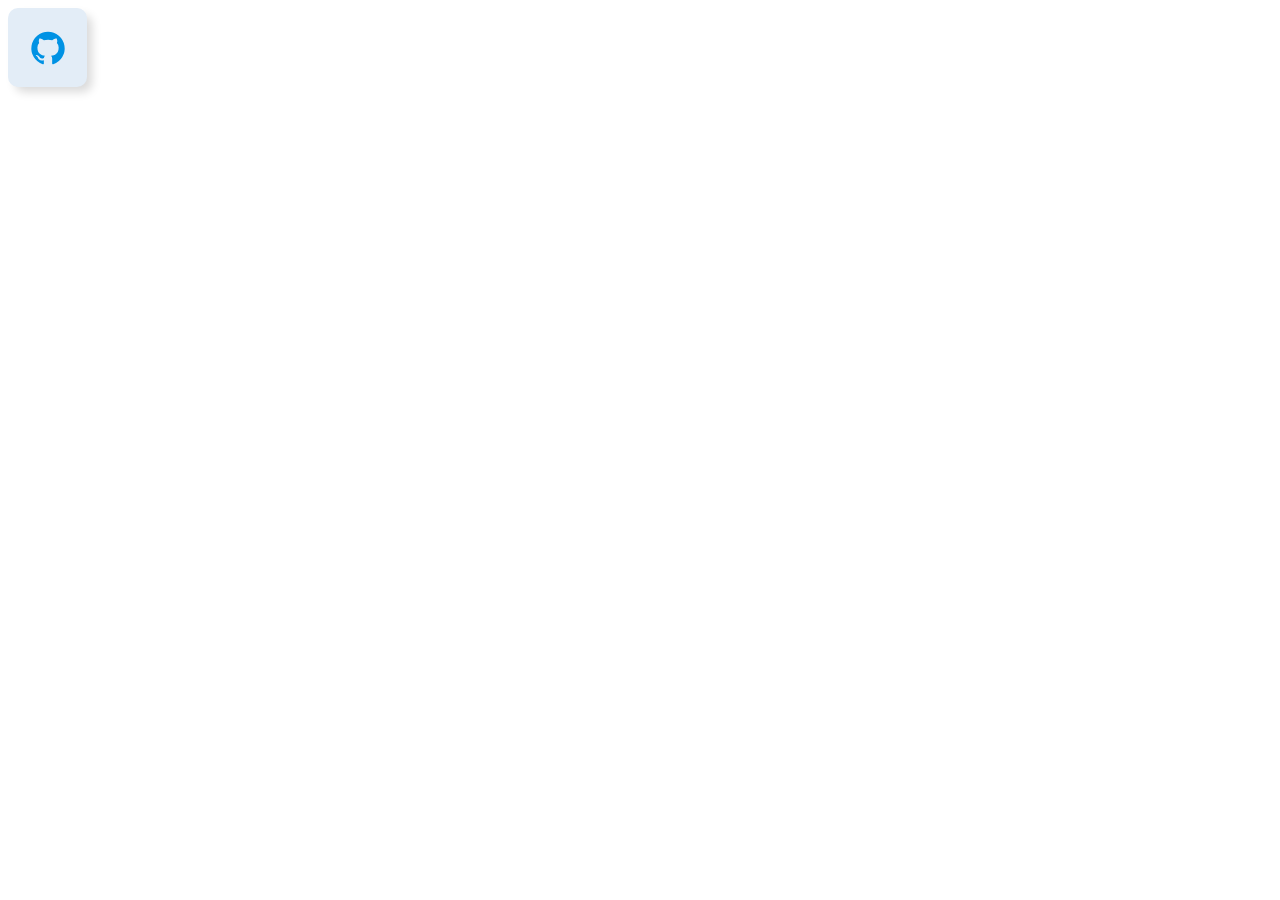
<file: 3D hover buttion/index.html>
<!DOCTYPE html>
<html lang="en">
<head>
    <meta charset="UTF-8">
    <meta name="viewport" content="width=device-width, initial-scale=1.0">
    <title>Document</title>
    <link rel="stylesheet" href="style.css">

</head>
<body>
    <button class="btn">
        <svg width="40" height="40" fill="#0092E4" xmlns="http://www.w3.org/2000/svg" data-name="Layer 1" viewBox="0 0 24 24" id="github">
          <path d="M12,2.2467A10.00042,10.00042,0,0,0,8.83752,21.73419c.5.08752.6875-.21247.6875-.475,0-.23749-.01251-1.025-.01251-1.86249C7,19.85919,6.35,18.78423,6.15,18.22173A3.636,3.636,0,0,0,5.125,16.8092c-.35-.1875-.85-.65-.01251-.66248A2.00117,2.00117,0,0,1,6.65,17.17169a2.13742,2.13742,0,0,0,2.91248.825A2.10376,2.10376,0,0,1,10.2,16.65923c-2.225-.25-4.55-1.11254-4.55-4.9375a3.89187,3.89187,0,0,1,1.025-2.6875,3.59373,3.59373,0,0,1,.1-2.65s.83747-.26251,2.75,1.025a9.42747,9.42747,0,0,1,5,0c1.91248-1.3,2.75-1.025,2.75-1.025a3.59323,3.59323,0,0,1,.1,2.65,3.869,3.869,0,0,1,1.025,2.6875c0,3.83747-2.33752,4.6875-4.5625,4.9375a2.36814,2.36814,0,0,1,.675,1.85c0,1.33752-.01251,2.41248-.01251,2.75,0,.26251.1875.575.6875.475A10.0053,10.0053,0,0,0,12,2.2467Z"></path>
        </svg>
      </button>
</body>
</html>
</file>
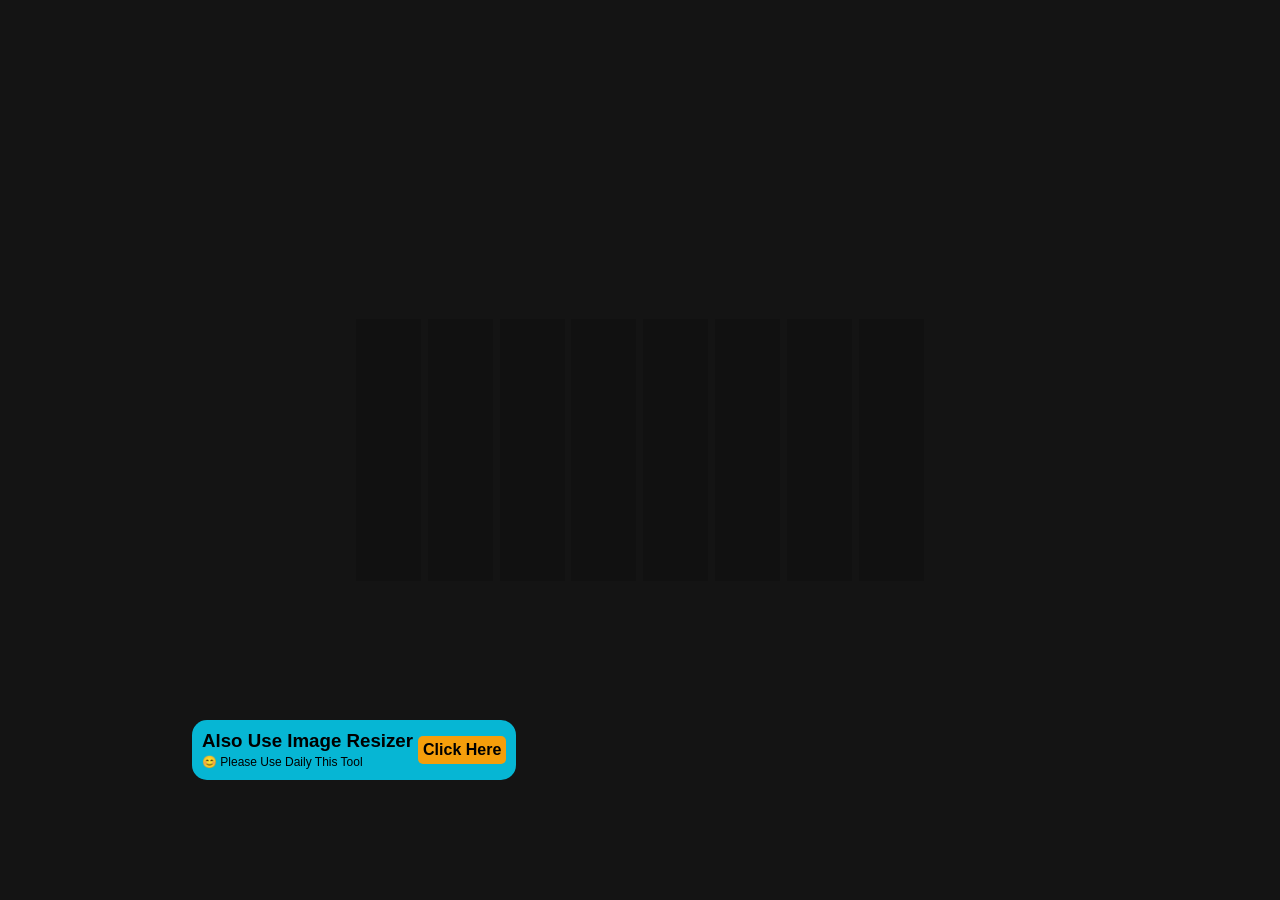
<file: 3D Wave Animation/index.html>
<!DOCTYPE html>
<html lang="en">
<head>
    <meta charset="UTF-8">
    <meta name="viewport" content="width=device-width, initial-scale=1.0">
    <title>Document</title>
    <link rel="stylesheet" href="style.css">
</head>
<body>
    <div class="wrapper">
        <div class="items">
          <div class="item" tabindex="0" style="background-image: url(https://w0.peakpx.com/wallpaper/616/347/HD-wallpaper-demon-slayer-thumbnail.jpg)"></div>
          <div class="item" tabindex="0" style="background-image: url(https://w0.peakpx.com/wallpaper/500/484/HD-wallpaper-nezuko-anime-demon-demon-slayer-girl-hot-slayer-thumbnail.jpg)"></div>
          <div class="item" tabindex="0" style="background-image: url(https://w0.peakpx.com/wallpaper/912/865/HD-wallpaper-demon-slayer-anime-art-anime-edit-anime-demon-slayer-movie-demon-slayer-mugen-train-demon-slayer-nezuko-rengoku-tanjiro-zensitu-thumbnail.jpg)"></div>
          <div class="item" tabindex="0" style="background-image: url(https://w0.peakpx.com/wallpaper/651/266/HD-wallpaper-zenitsu-demon-slayer-kimetsu-no-yaiba-thumbnail.jpg)"></div>
          <div class="item" tabindex="0" style="background-image: url(https://w0.peakpx.com/wallpaper/542/850/HD-wallpaper-kokushibou-demon-demon-slayer-kimetsu-no-yaiba-moon-thumbnail.jpg)"></div>
          <div class="item" tabindex="0" style="background-image: url(https://wallpapercave.com/dwp1x/wp5160312.jpg)"></div>
          <div class="item" tabindex="0" style="background-image: url(https://wallpapercave.com/dwp1x/wp6777095.jpg)"></div>
          <div class="item" tabindex="0" style="background-image: url(https://wallpapercave.com/dwp1x/wp5982286.jpg)"></div>
          <!-- <div class="item" tabindex="0" style="background-image: url(https://res.cloudinary.com/highflyer910/image/upload/v1603650794/vrpics/8.png)"></div> -->
          <!-- <div class="item" tabindex="0" style="background-image: url(https://res.cloudinary.com/highflyer910/image/upload/v1603650796/vrpics/16.png)"></div> -->
          <!-- <div class="item" tabindex="0" style="background-image: url(https://res.cloudinary.com/highflyer910/image/upload/v1603650796/vrpics/15.png)"></div> -->
          <!-- <div class="item" tabindex="0" style="background-image: url(https://res.cloudinary.com/highflyer910/image/upload/v1710165722/vrpics/013_-_Copy.png)"></div> -->
          <!-- <div class="item" tabindex="0" style="background-image: url(https://res.cloudinary.com/highflyer910/image/upload/v1710165722/vrpics/014.png)"></div> -->
            
          </div>
            
          </div>

          
          <div class="link">
            <div class="">
            <h3>Also Use Image Resizer</h3>
            <span>😊 Please Use Daily This Tool</span>
          </div>
            <a target="_blank" href="https://www.simpleimageconvert.com/image-resizer">Click Here</a>
          </div>
</body>
</html>
</file>
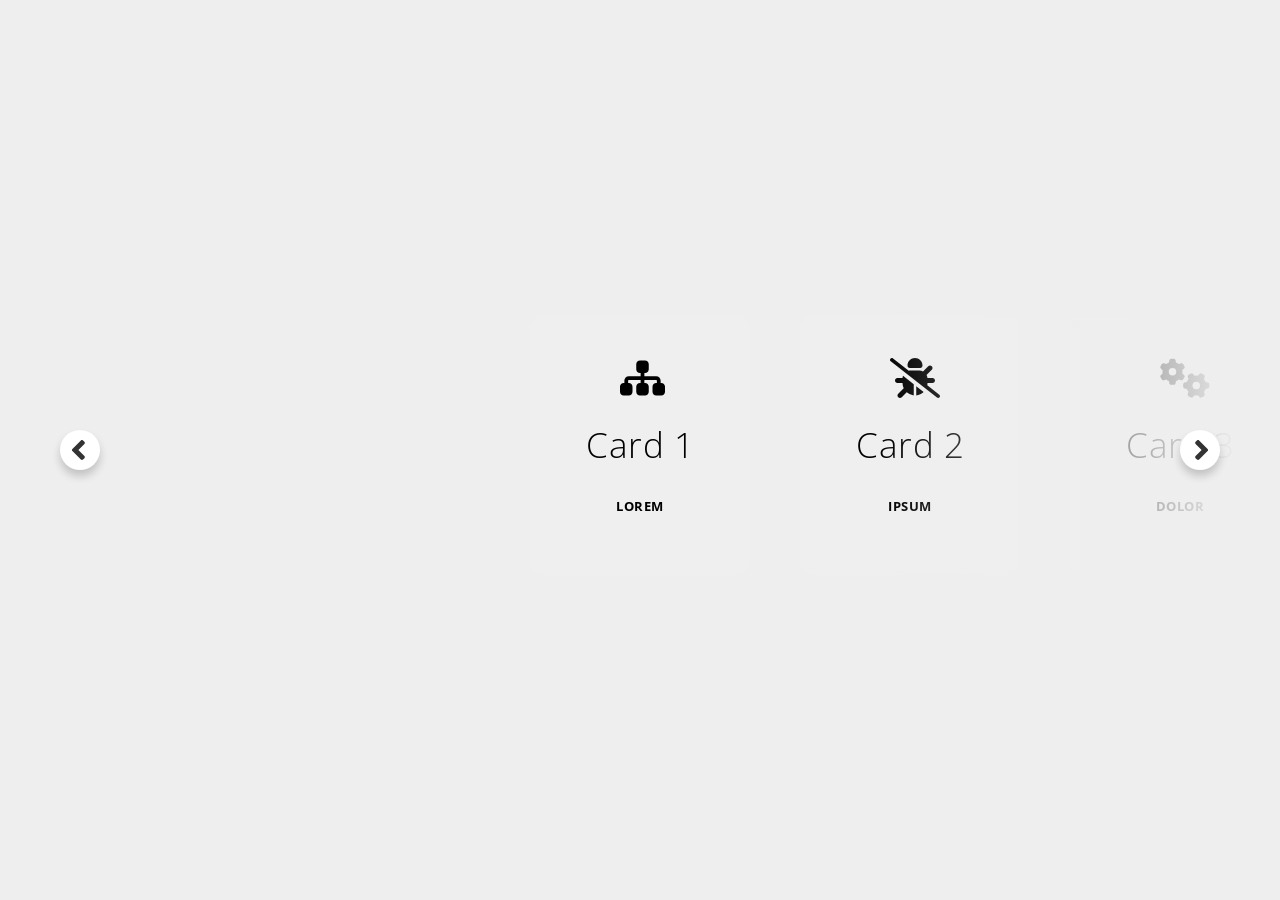
<file: 5 cards carousel/index.html>
<!DOCTYPE html>
<html lang="en">
<head>
    <meta charset="UTF-8">
    <meta name="viewport" content="width=device-width, initial-scale=1.0">
    <title>Document</title>
    <link rel="stylesheet" href="style.css">
</head>
<body>
    <div class='cards-wrapper'>
        <div class='cards'>
          <button class='card card1' tabindex="-1">
            <div class="icon">
              <svg xmlns="http://www.w3.org/2000/svg" viewBox="0 0 512 200">
          <path d="M208 80c0-26.5 21.5-48 48-48h64c26.5 0 48 21.5 48 48v64c0 26.5-21.5 48-48 48h-8v40h152c30.9 0 56 25.1 56 56v32h8c26.5 0 48 21.5 48 48v64c0 26.5-21.5 48-48 48h-64c-26.5 0-48-21.5-48-48v-64c0-26.5 21.5-48 48-48h8v-32c0-4.4-3.6-8-8-8H312v40h8c26.5 0 48 21.5 48 48v64c0 26.5-21.5 48-48 48h-64c-26.5 0-48-21.5-48-48v-64c0-26.5 21.5-48 48-48h8v-40H112c-4.4 0-8 3.6-8 8v32h8c26.5 0 48 21.5 48 48v64c0 26.5-21.5 48-48 48H48c-26.5 0-48-21.5-48-48v-64c0-26.5 21.5-48 48-48h8v-32c0-30.9 25.1-56 56-56h152v-40h-8c-26.5 0-48-21.5-48-48V80z"/>
        </svg>
            </div>
            <h2>Card 1</h2>
            <h4>Lorem</h4>    
          </button>
      
          <button class='card card2' tabindex="-1">
            <div class="icon">
              <svg xmlns="http://www.w3.org/2000/svg" viewBox="0 0 512 200">
        <path d="M38.8 5.1C28.4-3.1 13.3-1.2 5.1 9.2s-6.3 25.5 4.1 33.7l592 464c10.4 8.2 25.5 6.3 33.7-4.1s6.3-25.5-4.1-33.7L477.4 348.9c1.7-9.4 2.6-19 2.6-28.9h64c17.7 0 32-14.3 32-32s-14.3-32-32-32h-64.3c-1.1-14.1-5-27.5-11.1-39.5.7-.6 1.4-1.2 2.1-1.9l64-64c12.5-12.5 12.5-32.8 0-45.3s-32.8-12.5-45.3 0l-64 64c-.7.7-1.3 1.4-1.9 2.1-14.3-7.3-30.4-11.4-47.5-11.4H264c-8.3 0-16.3 1-24 2.8L38.8 5.1zM320 0c-53 0-96 43-96 96v3.6c0 15.7 12.7 28.4 28.4 28.4h135.2c15.7 0 28.4-12.7 28.4-28.4V96c0-53-43-96-96-96zM160.3 256H96c-17.7 0-32 14.3-32 32s14.3 32 32 32h64c0 24.6 5.5 47.8 15.4 68.6-2.2 1.3-4.2 2.9-6 4.8l-64 64c-12.5 12.5-12.5 32.8 0 45.3s32.8 12.5 45.3 0l63.1-63.1a159.2 159.2 0 0 0 90.3 39.6V335.5L166.7 227.3c-3.4 9-5.6 18.7-6.4 28.7zM336 479.2c36.6-3.6 69.7-19.6 94.8-43.8L336 360.7v118.5z"/>
      </svg>
            </div>
            <h2>Card 2</h2>
            <h4>Ipsum</h4>    
          </button>
      
          <button class='card card3' tabindex="-1">
            <div class="icon">
              <svg xmlns="http://www.w3.org/2000/svg" viewBox="0 0 512 200">
        <path d="M308.5 135.3a22 22 0 0 0 6.2-25 171 171 0 0 0-7.6-15.5l-3.1-5.4c-3-5-6.3-9.9-9.8-14.6a22 22 0 0 0-24.7-7.1L241.3 77c-10.7-8.8-23-16-36.2-20.9l-6.1-29a21.9 21.9 0 0 0-18.5-17.8c-6.6-.9-13.3-1.3-20.1-1.3h-.7c-6.8 0-13.5.4-20.1 1.2A22 22 0 0 0 121.1 27L115 56.1c-13.3 5-25.5 12.1-36.2 20.9l-28.3-9.2c-9-3-19-.5-24.7 7.1-3.5 4.7-6.8 9.6-9.9 14.6l-3 5.3c-2.8 5-5.3 10.2-7.6 15.6a22.1 22.1 0 0 0 6.2 25l22.2 19.8a128.8 128.8 0 0 0 0 41.7l-22.2 19.8a22 22 0 0 0-6.2 25 187 187 0 0 0 7.6 15.6l3 5.2c3 5.1 6.3 9.9 9.9 14.6a22 22 0 0 0 24.7 7.1l28.2-9.3c10.7 8.8 23 16 36.2 20.9l6.1 29.1a21.9 21.9 0 0 0 18.5 17.8 172 172 0 0 0 40.8 0 22 22 0 0 0 18.5-17.8l6.1-29.1c13.3-5 25.5-12.1 36.2-20.9l28.2 9.3c9 3 19 .5 24.7-7.1 3.5-4.7 6.8-9.5 9.8-14.6l3.1-5.4a171 171 0 0 0 7.6-15.5c3.7-8.7.9-18.6-6.2-25l-22.2-19.8a131 131 0 0 0 0-41.8l22.2-19.8zM112 176a48 48 0 1 1 96 0 48 48 0 1 1-96 0zm392.7 324.5a22 22 0 0 0 25 6.2 171 171 0 0 0 15.5-7.6l5.4-3.1c5-3 9.9-6.3 14.6-9.8a22 22 0 0 0 7.1-24.7l-9.3-28.2c8.8-10.7 16-23 20.9-36.2L613 391a21.9 21.9 0 0 0 17.8-18.5 172 172 0 0 0 0-40.8 22 22 0 0 0-17.8-18.5l-29.1-6.2c-5-13.3-12.1-25.5-20.9-36.2l9.3-28.2c3-9 .5-19-7.1-24.7-4.7-3.5-9.6-6.8-14.6-9.9l-5.3-3c-5-2.8-10.2-5.3-15.6-7.6a22.1 22.1 0 0 0-25 6.2l-19.8 22.2a131 131 0 0 0-41.8 0l-19.8-22.2a22 22 0 0 0-25-6.2 187 187 0 0 0-15.6 7.6l-5.2 3a144 144 0 0 0-14.6 9.9 22 22 0 0 0-7.1 24.7l9.3 28.2c-8.8 10.7-16 23-20.9 36.2l-29.1 6a21.9 21.9 0 0 0-17.8 18.5 172 172 0 0 0 0 40.8 22 22 0 0 0 17.8 18.5l29.1 6.1c5 13.3 12.1 25.5 20.9 36.2l-9.3 28.2c-3 9-.5 19 7.1 24.7 4.7 3.5 9.5 6.8 14.6 9.8l5.4 3.1a171 171 0 0 0 15.5 7.6c8.7 3.7 18.6.9 25-6.2l19.8-22.2a131 131 0 0 0 41.8 0l19.8 22.2zM464 304a48 48 0 1 1 0 96 48 48 0 1 1 0-96z"/>
      </svg>
            </div>
            <h2>Card 3</h2>
            <h4>dolor</h4>    
          </button>
      
          <button class='card card4' tabindex="-1">
            <div class="icon">
              <svg xmlns="http://www.w3.org/2000/svg" viewBox="0 0 512 200">
        <path d="M176 24a24 24 0 1 0-48 0v40a64 64 0 0 0-64 64H24a24 24 0 1 0 0 48h40v56H24a24 24 0 1 0 0 48h40v56H24a24 24 0 1 0 0 48h40a64 64 0 0 0 64 64v40a24 24 0 1 0 48 0v-40h56v40a24 24 0 1 0 48 0v-40h56v40a24 24 0 1 0 48 0v-40a64 64 0 0 0 64-64h40a24 24 0 1 0 0-48h-40v-56h40a24 24 0 1 0 0-48h-40v-56h40a24 24 0 1 0 0-48h-40a64 64 0 0 0-64-64V24a24 24 0 1 0-48 0v40h-56V24a24 24 0 1 0-48 0v40h-56V24zm-16 104h192a32 32 0 0 1 32 32v192a32 32 0 0 1-32 32H160a32 32 0 0 1-32-32V160a32 32 0 0 1 32-32zm192 32H160v192h192V160z"/>
      </svg>
            </div>
            <h2>Card 4</h2>
            <h4>sit amet</h4>    
          </button>
          
          <button class='card card5' tabindex="-1">
            <div class="icon">
              <svg xmlns="http://www.w3.org/2000/svg" viewBox="0 0 512 200">
        <path d="M418.4 157.9A80 80 0 1 0 320 77.5l-183.8 73.6a80 80 0 1 0-22.1 129.3l145.6 127.4a80 80 0 1 0 120.9-42.2l37.8-207.7zm-262.1 74.3a78.3 78.3 0 0 0 3.7-21.7L343.8 137c3.6 3.5 7.4 6.7 11.6 9.5l-37.8 207.6a77.8 77.8 0 0 0-15.8 5.5L156.3 232.2z"/>
      </svg>
            </div>
            <h2>Card 5</h2>
            <h4>consectetur</h4>    
          </button>
      
        </div>
        <button class="arrow-btn arrow-btn-prev" tabindex="0">
          <svg viewBox="0 0 256 512">
            <path d="M31.7 239l136-136c9.4-9.4 24.6-9.4 33.9 0l22.6 22.6c9.4 9.4 9.4 24.6 0 33.9L127.9 256l96.4 96.4c9.4 9.4 9.4 24.6 0 33.9L201.7 409c-9.4 9.4-24.6 9.4-33.9 0l-136-136c-9.5-9.4-9.5-24.6-.1-34z" />
          </svg>
        </button>
        <button class="arrow-btn arrow-btn-next" tabindex="0">
          <svg viewBox="0 0 256 512">
            <path d="M224.3 273l-136 136c-9.4 9.4-24.6 9.4-33.9 0l-22.6-22.6c-9.4-9.4-9.4-24.6 0-33.9l96.4-96.4-96.4-96.4c-9.4-9.4-9.4-24.6 0-33.9L54.3 103c9.4-9.4 24.6-9.4 33.9 0l136 136c9.5 9.4 9.5 24.6.1 34z" />
          </svg>
        </button>
      </div>
      <script src='https://unpkg.co/gsap@3/dist/gsap.min.js'></script>
      <script src="main.js"></script>
</body>
</html>
</file>
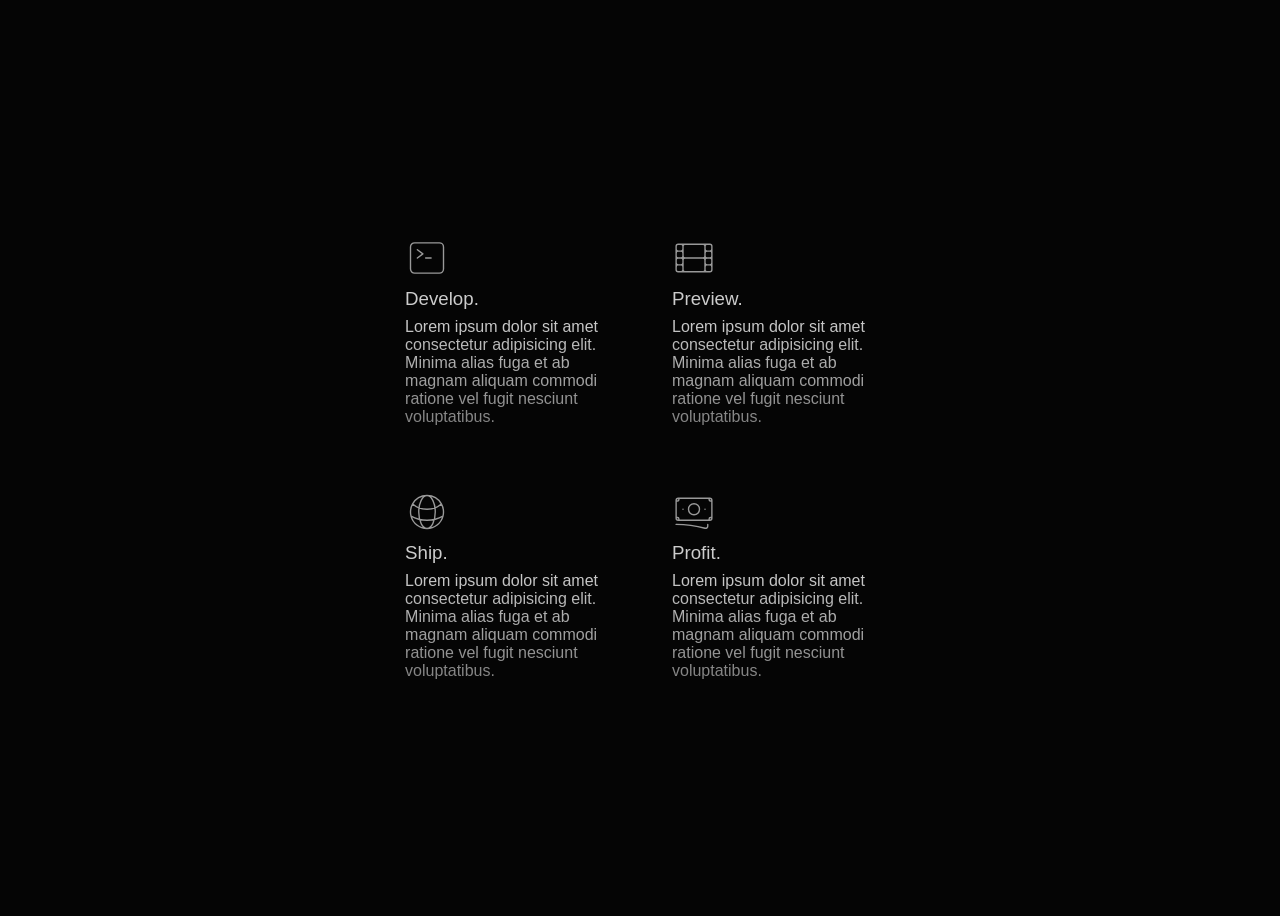
<file: anchor positioning hover card/index.html>
<!DOCTYPE html>
<html lang="en">
<head>
    <meta charset="UTF-8">
    <meta name="viewport" content="width=device-width, initial-scale=1.0">
    <title>Document</title>
    <link rel="stylesheet" href="style.css">
</head>
<body>
    <main>

        <ul>
          <li>
            <article>
              <svg xmlns="http://www.w3.org/2000/svg" fill="none" viewBox="0 0 24 24" stroke-width="1.5" stroke="currentColor" class="w-6 h-6">
                <path stroke-linecap="round" stroke-linejoin="round" d="M6.75 7.5l3 2.25-3 2.25m4.5 0h3m-9 8.25h13.5A2.25 2.25 0 0021 18V6a2.25 2.25 0 00-2.25-2.25H5.25A2.25 2.25 0 003 6v12a2.25 2.25 0 002.25 2.25z" />
              </svg>
      
              <h3>Develop.</h3>
              <p>
                Lorem ipsum dolor sit amet consectetur adipisicing elit. Minima alias fuga et ab magnam aliquam commodi ratione vel fugit nesciunt voluptatibus.
              </p>
            </article>
          </li>
          <li>
            <article>
              <svg xmlns="http://www.w3.org/2000/svg" fill="none" viewBox="0 0 24 24" stroke-width="1.5" stroke="currentColor" class="w-6 h-6">
                <path stroke-linecap="round" stroke-linejoin="round" d="M3.375 19.5h17.25m-17.25 0a1.125 1.125 0 01-1.125-1.125M3.375 19.5h1.5C5.496 19.5 6 18.996 6 18.375m-3.75 0V5.625m0 12.75v-1.5c0-.621.504-1.125 1.125-1.125m18.375 2.625V5.625m0 12.75c0 .621-.504 1.125-1.125 1.125m1.125-1.125v-1.5c0-.621-.504-1.125-1.125-1.125m0 3.75h-1.5A1.125 1.125 0 0118 18.375M20.625 4.5H3.375m17.25 0c.621 0 1.125.504 1.125 1.125M20.625 4.5h-1.5C18.504 4.5 18 5.004 18 5.625m3.75 0v1.5c0 .621-.504 1.125-1.125 1.125M3.375 4.5c-.621 0-1.125.504-1.125 1.125M3.375 4.5h1.5C5.496 4.5 6 5.004 6 5.625m-3.75 0v1.5c0 .621.504 1.125 1.125 1.125m0 0h1.5m-1.5 0c-.621 0-1.125.504-1.125 1.125v1.5c0 .621.504 1.125 1.125 1.125m1.5-3.75C5.496 8.25 6 7.746 6 7.125v-1.5M4.875 8.25C5.496 8.25 6 8.754 6 9.375v1.5m0-5.25v5.25m0-5.25C6 5.004 6.504 4.5 7.125 4.5h9.75c.621 0 1.125.504 1.125 1.125m1.125 2.625h1.5m-1.5 0A1.125 1.125 0 0118 7.125v-1.5m1.125 2.625c-.621 0-1.125.504-1.125 1.125v1.5m2.625-2.625c.621 0 1.125.504 1.125 1.125v1.5c0 .621-.504 1.125-1.125 1.125M18 5.625v5.25M7.125 12h9.75m-9.75 0A1.125 1.125 0 016 10.875M7.125 12C6.504 12 6 12.504 6 13.125m0-2.25C6 11.496 5.496 12 4.875 12M18 10.875c0 .621-.504 1.125-1.125 1.125M18 10.875c0 .621.504 1.125 1.125 1.125m-2.25 0c.621 0 1.125.504 1.125 1.125m-12 5.25v-5.25m0 5.25c0 .621.504 1.125 1.125 1.125h9.75c.621 0 1.125-.504 1.125-1.125m-12 0v-1.5c0-.621-.504-1.125-1.125-1.125M18 18.375v-5.25m0 5.25v-1.5c0-.621.504-1.125 1.125-1.125M18 13.125v1.5c0 .621.504 1.125 1.125 1.125M18 13.125c0-.621.504-1.125 1.125-1.125M6 13.125v1.5c0 .621-.504 1.125-1.125 1.125M6 13.125C6 12.504 5.496 12 4.875 12m-1.5 0h1.5m-1.5 0c-.621 0-1.125.504-1.125 1.125v1.5c0 .621.504 1.125 1.125 1.125M19.125 12h1.5m0 0c.621 0 1.125.504 1.125 1.125v1.5c0 .621-.504 1.125-1.125 1.125m-17.25 0h1.5m14.25 0h1.5" />
              </svg>
      
              <h3>Preview.</h3>
              <p>
                Lorem ipsum dolor sit amet consectetur adipisicing elit. Minima alias fuga et ab magnam aliquam commodi ratione vel fugit nesciunt voluptatibus.
              </p>
            </article>
          </li>
          <li>
            <article>
              <svg xmlns="http://www.w3.org/2000/svg" fill="none" viewBox="0 0 24 24" stroke-width="1.5" stroke="currentColor" class="w-6 h-6">
                <path stroke-linecap="round" stroke-linejoin="round" d="M12 21a9.004 9.004 0 008.716-6.747M12 21a9.004 9.004 0 01-8.716-6.747M12 21c2.485 0 4.5-4.03 4.5-9S14.485 3 12 3m0 18c-2.485 0-4.5-4.03-4.5-9S9.515 3 12 3m0 0a8.997 8.997 0 017.843 4.582M12 3a8.997 8.997 0 00-7.843 4.582m15.686 0A11.953 11.953 0 0112 10.5c-2.998 0-5.74-1.1-7.843-2.918m15.686 0A8.959 8.959 0 0121 12c0 .778-.099 1.533-.284 2.253m0 0A17.919 17.919 0 0112 16.5c-3.162 0-6.133-.815-8.716-2.247m0 0A9.015 9.015 0 013 12c0-1.605.42-3.113 1.157-4.418" />
              </svg>
      
              <h3>Ship.</h3>
              <p>
                Lorem ipsum dolor sit amet consectetur adipisicing elit. Minima alias fuga et ab magnam aliquam commodi ratione vel fugit nesciunt voluptatibus.
              </p>
            </article>
          </li>
          <li>
            <article>
              <svg xmlns="http://www.w3.org/2000/svg" fill="none" viewBox="0 0 24 24" stroke-width="1.5" stroke="currentColor" class="w-6 h-6">
                <path stroke-linecap="round" stroke-linejoin="round" d="M2.25 18.75a60.07 60.07 0 0115.797 2.101c.727.198 1.453-.342 1.453-1.096V18.75M3.75 4.5v.75A.75.75 0 013 6h-.75m0 0v-.375c0-.621.504-1.125 1.125-1.125H20.25M2.25 6v9m18-10.5v.75c0 .414.336.75.75.75h.75m-1.5-1.5h.375c.621 0 1.125.504 1.125 1.125v9.75c0 .621-.504 1.125-1.125 1.125h-.375m1.5-1.5H21a.75.75 0 00-.75.75v.75m0 0H3.75m0 0h-.375a1.125 1.125 0 01-1.125-1.125V15m1.5 1.5v-.75A.75.75 0 003 15h-.75M15 10.5a3 3 0 11-6 0 3 3 0 016 0zm3 0h.008v.008H18V10.5zm-12 0h.008v.008H6V10.5z" />
              </svg>
      
              <h3>Profit.</h3>
              <p>
                Lorem ipsum dolor sit amet consectetur adipisicing elit. Minima alias fuga et ab magnam aliquam commodi ratione vel fugit nesciunt voluptatibus.
              </p>
            </article>
          </li>
        </ul>
      </main>
      <script src="main.js"></script>
</body>
</html>
</file>
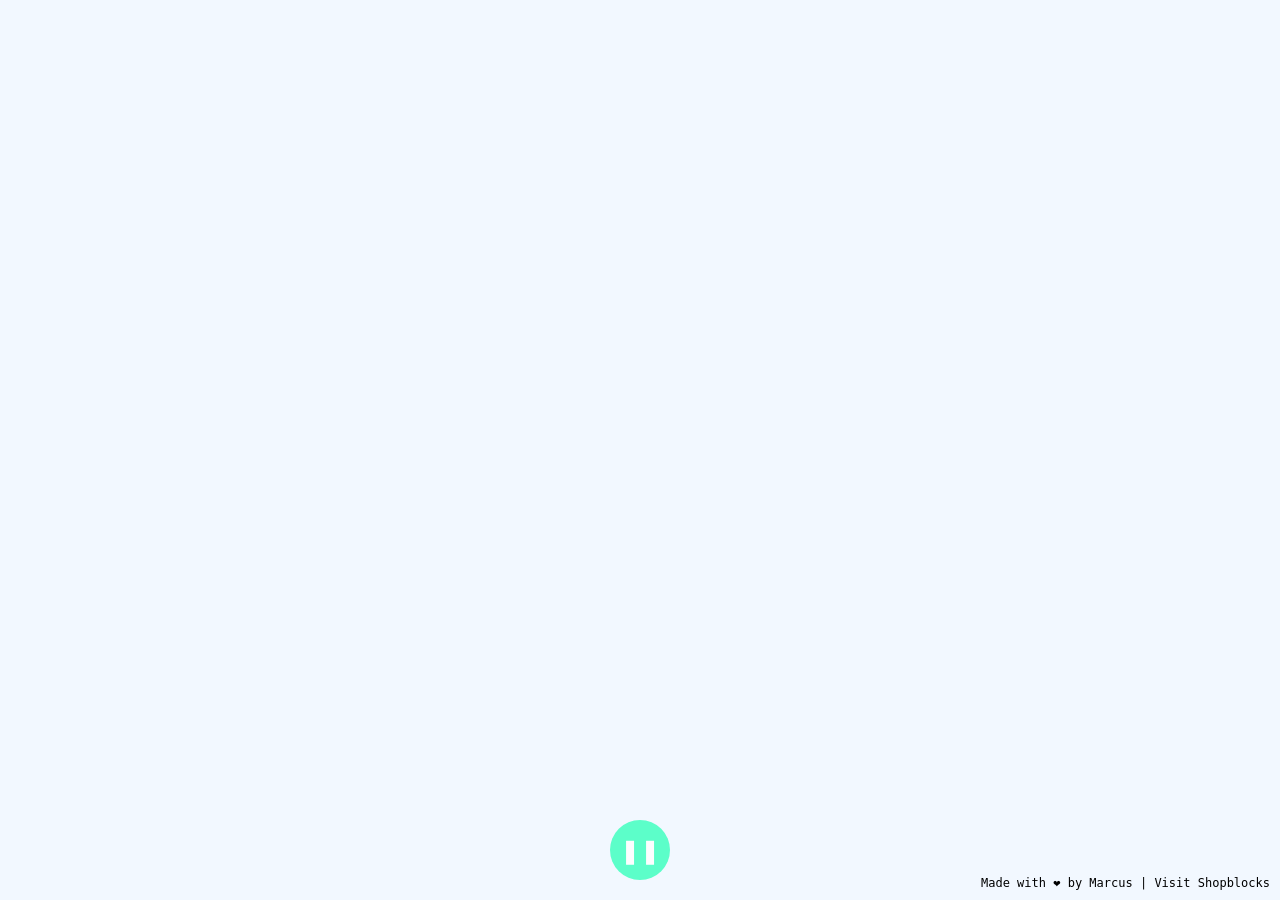
<file: animated bubble/index.html>
<!DOCTYPE html>
<html lang="en">
<head>
    <meta charset="UTF-8">
    <meta name="viewport" content="width=device-width, initial-scale=1.0">
    <title>Document</title>
    <link rel="stylesheet" href="style.css">
</head>
<body>
    <div class="button-container">
        <button id="bubbleButton">&#10074;&#10074;</button>
    </div>
    <div class="footer">
        Made with ❤️ by Marcus | Visit <a href="https://shopblocks.com" target="_blank">Shopblocks</a>
    </div>
    <script src="main.js"></script>
</body>
</html>
</file>
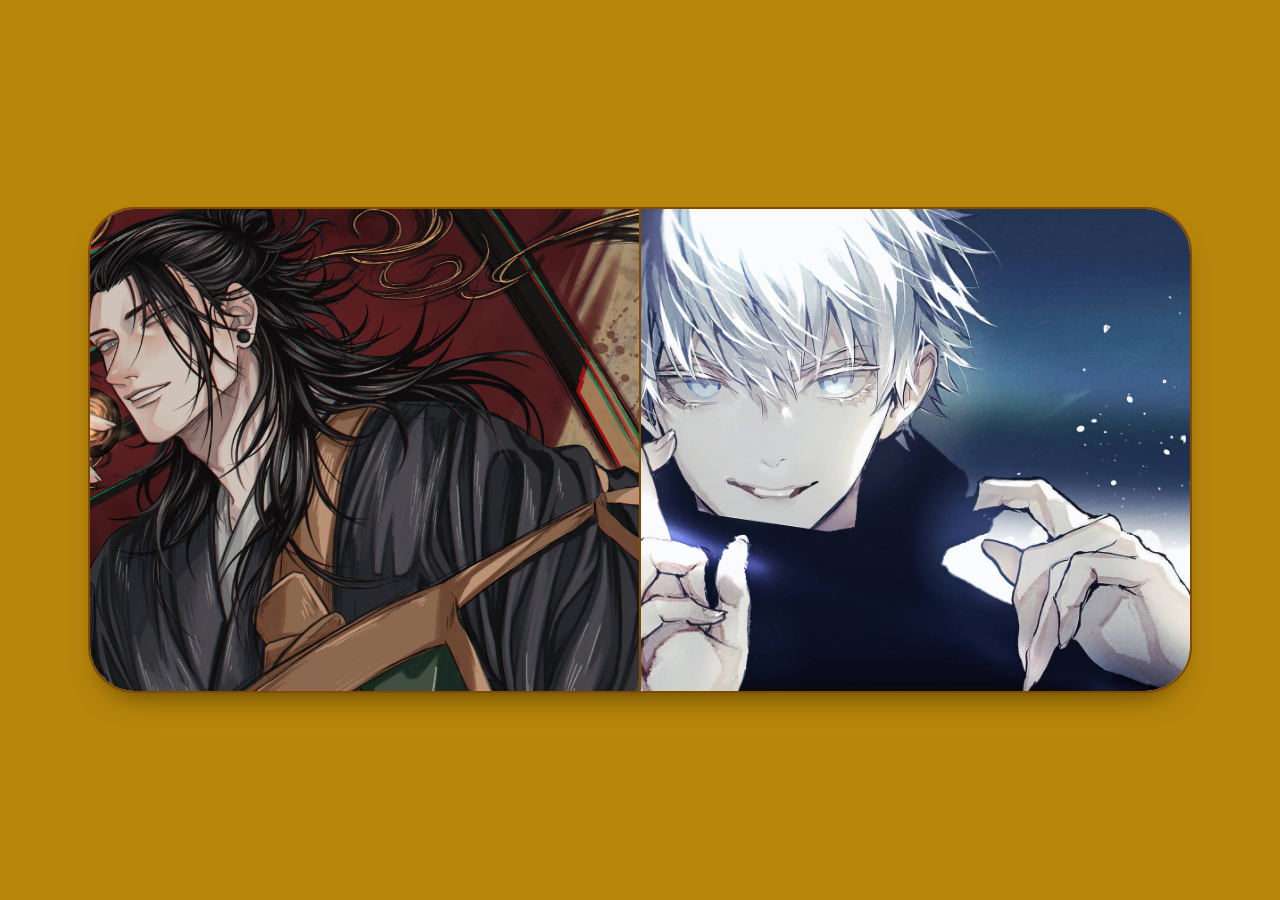
<file: animated grid colums on hover/index.html>
<!DOCTYPE html>
<html lang="en">
<head>
    <meta charset="UTF-8">
    <meta name="viewport" content="width=device-width, initial-scale=1.0">
    <title>Document</title>
    <link rel="stylesheet" href="style.css">
</head>
<body>
    <div id="grid">
        <div class="left"></div>
        <div class="middle"></div>
        <div class="right"></div>
    </div>
</body>
</html>
</file>
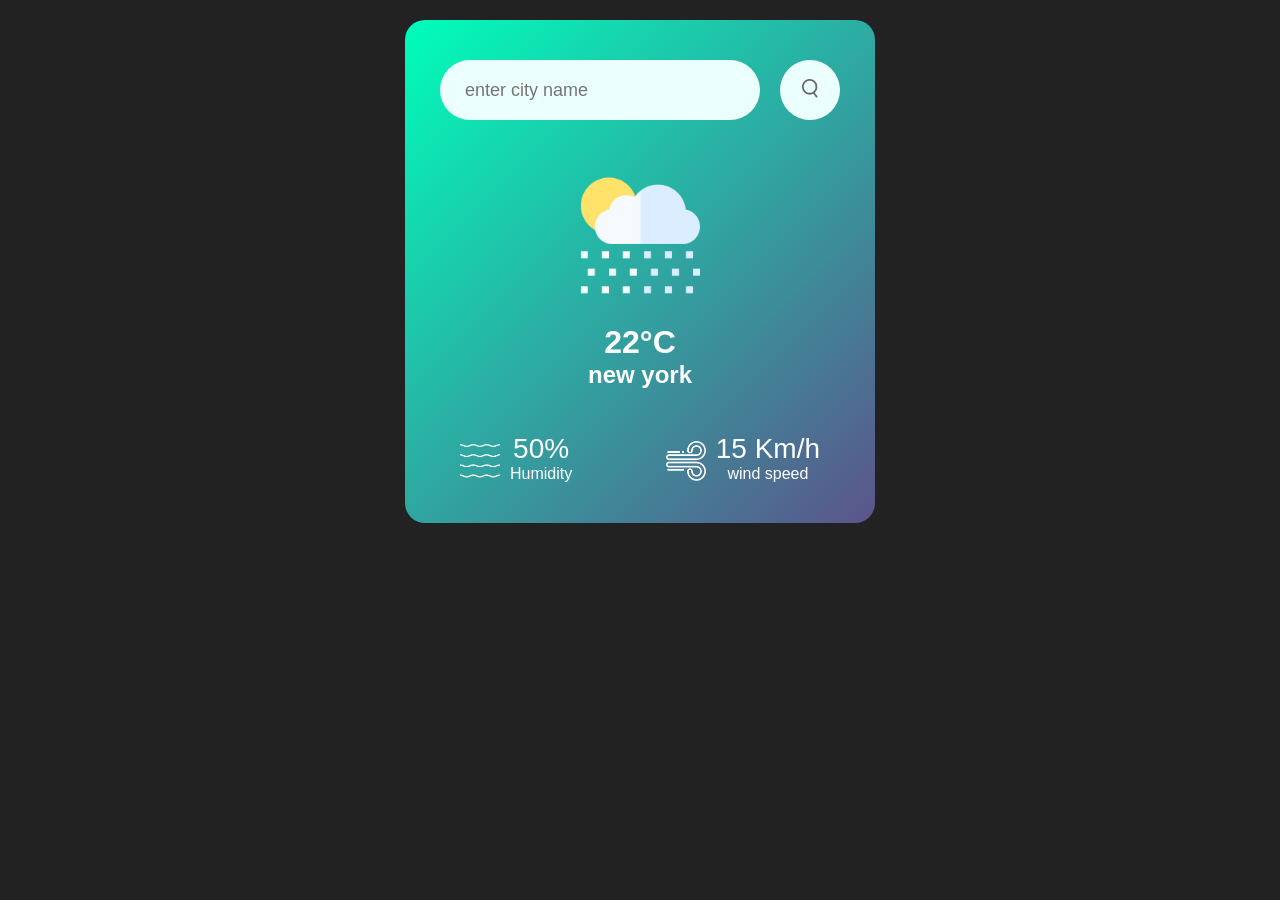
<file: app.wether/index.html>
<!DOCTYPE html>
<html lang="en">
  <head>
    <meta charset="UTF-8" />
    <meta name="viewport" content="width=device-width, initial-scale=1.0" />
    <title>blue_wether</title>
    <link rel="stylesheet" href="blue_wether.css" />
  </head>
  <body>
    <div class="card">
      <div class="search">
        <input type="text" placeholder="enter city name" spellcheck="false" />
        <button><img src="search.png" /></button>
      </div>
      <div class="wet">
        <img src="rain.png" class="wether-icon" />
        <h1 class="temp">22°C</h1>
        <h2 class="city">new york</h2>
        <div class="details">
          <div class="col">
            <img src="humidity.png" />
            <div>
              <p class="humidity">50%</p>
              <p>Humidity</p>
            </div>
          </div>
          <div class="col">
            <img src="wind.png" />
            <div>
              <p class="wind">15 Km/h</p>
              <p>wind speed</p>
            </div>
          </div>
        </div>
      </div>
    </div>

    <script src="blue_wether.js"></script>
  </body>
</html>
</file>
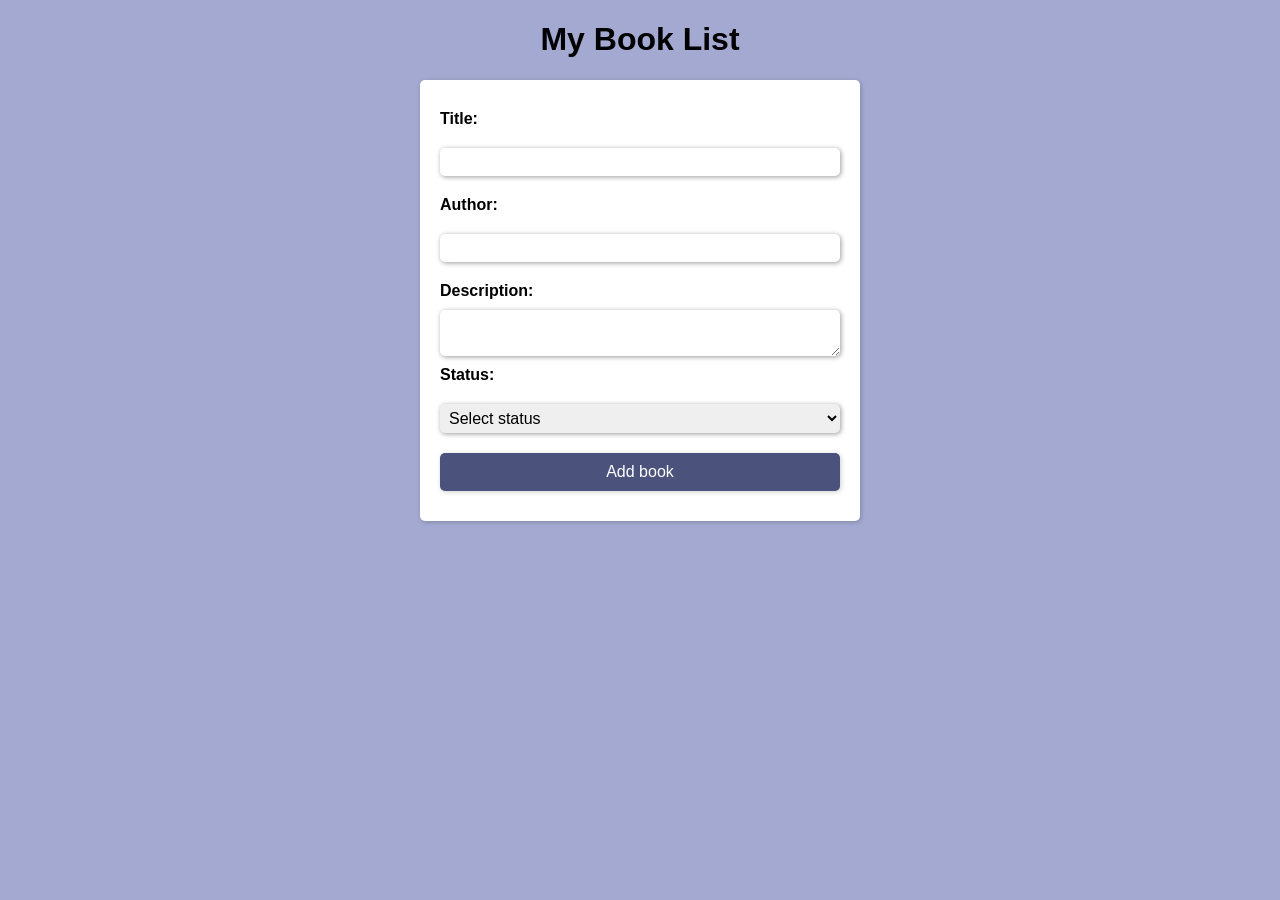
<file: blue.booklist/index.html>
<!DOCTYPE html>
<html lang="en">
<head>
	<meta charset="UTF-8">
	<meta http-equiv="X-UA-Compatible" content="IE=edge">
	<meta name="viewport" content="width=device-width, initial-scale=1.0">
	<title>Book List</title>
	<link rel="stylesheet" href="style.css">
</head>
<body>
	<h1>My Book List</h1>
	<form>
		<label for="title">Title:</label>
		<input type="text" id="title" name="title" required>

		<label for="author">Author:</label>
		<input type="text" id="author" name="author" required>

		<label for="description">Description:</label>
		<textarea name="description" id="description" required></textarea>

		<label for="status">Status:</label>
		<select name="status" id="status" required>
			<option value="" disabled selected>Select status</option>
			<option value="read">Read</option>
			<option value="reading">Reading</option>
			<option value="to-read">To read</option>
		</select>

		<button type="submit">Add book</button>
	</form>
	<div id="book-list"></div>
	<script src="app.js"></script>
</body>
</html>
</file>
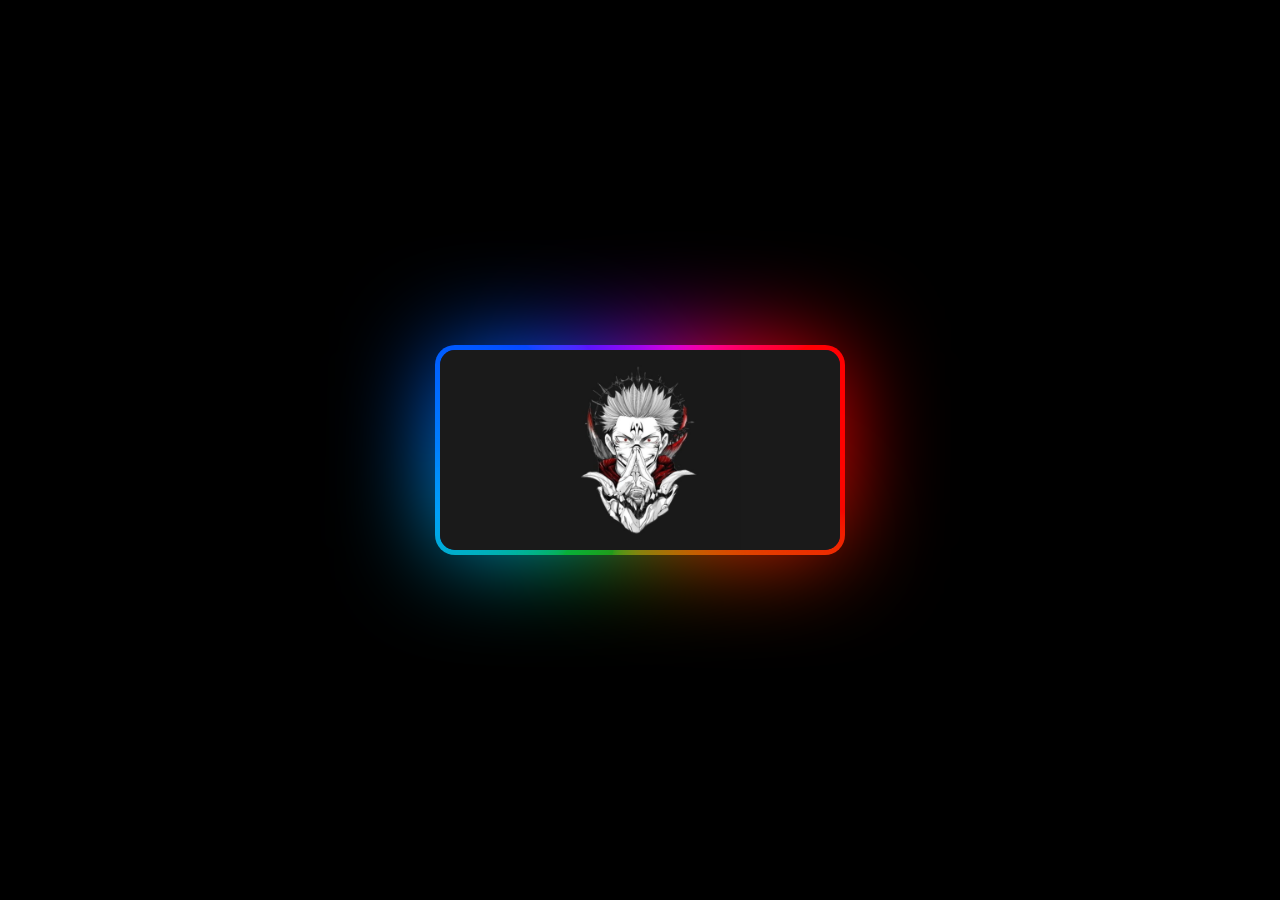
<file: border animation/index.html>
<!DOCTYPE html>
<html lang="en">
<head>
    <meta charset="UTF-8">
    <meta name="viewport" content="width=device-width, initial-scale=1.0">
    <title>Document</title>
    <link rel="stylesheet" href="style.css">
</head>
<body>
    <section>
        <div></div>
    </section>
</body>
</html>
</file>
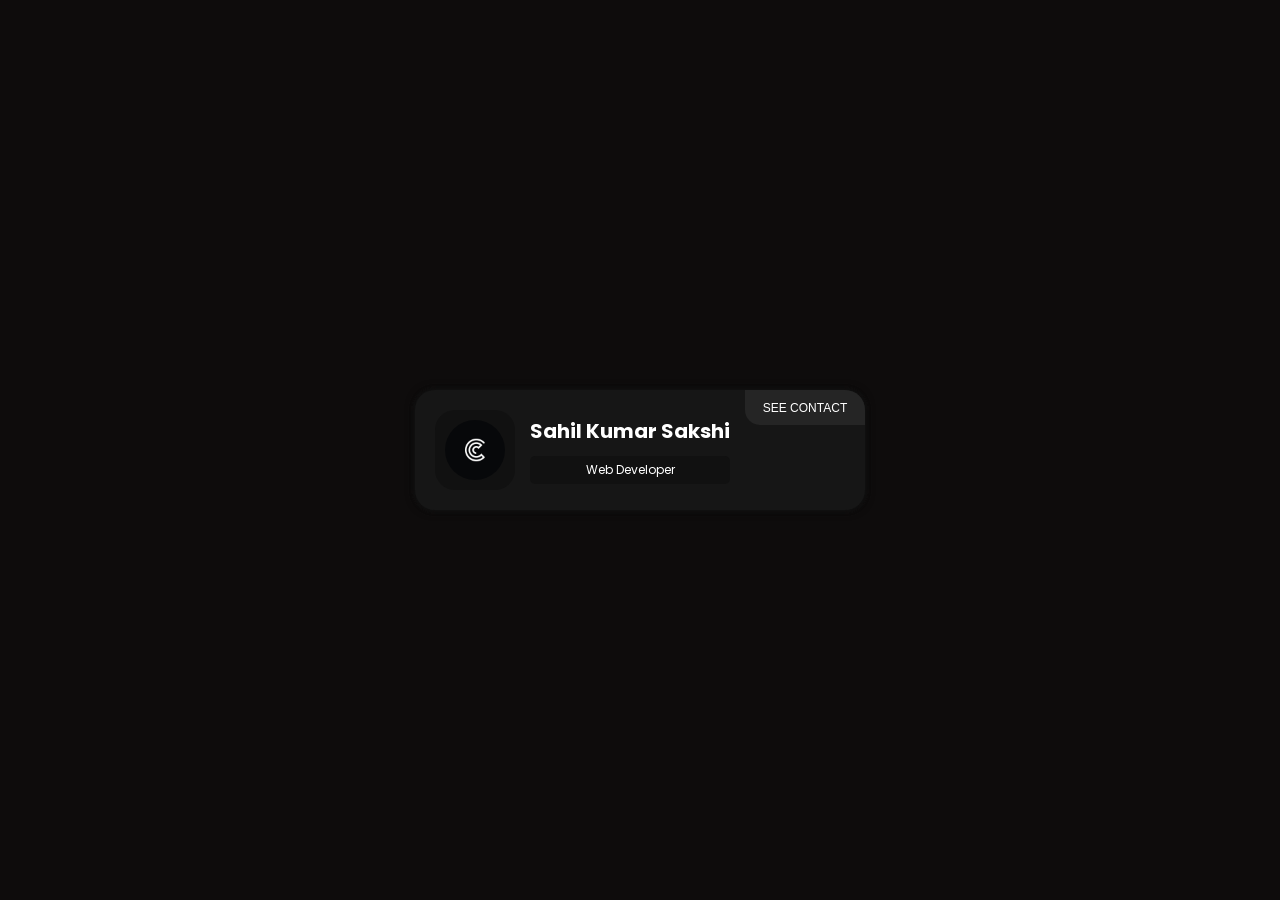
<file: contact card/index.html>
<!DOCTYPE html>
<html lang="en">

<head>
    <meta charset="UTF-8">
    <meta name="viewport" content="width=device-width, initial-scale=1.0">
    <title>Document</title>
    <link rel="stylesheet" href="style.css">
    <link rel="stylesheet" href="https://cdnjs.cloudflare.com/ajax/libs/font-awesome/6.5.1/css/all.min.css"
        integrity="sha512-DTOQO9RWCH3ppGqcWaEA1BIZOC6xxalwEsw9c2QQeAIftl+Vegovlnee1c9QX4TctnWMn13TZye+giMm8e2LwA=="
        crossorigin="anonymous" referrerpolicy="no-referrer" />

</head>

<body>
    <div class="container">
        <button class="see_content">
            See Contact
        </button>
        <div class="developer">
            <div class="pic">
                <img src="logo.jpg" alt="">
            </div>
            <div class="dev_name">
                <h3>Sahil Kumar Sakshi </h3>
                <div class="badge">
                    <span>Web Developer</span>
                </div>
            </div>
        </div>
        <div class="divider"></div>
        <div class="contact_details">
            <div class="icon_info">
                <div class="icon">
                    <i class="fa-solid fa-envelope"></i>
                </div>
                <div class="details">
                    <div class="details_name">
                        <p>email</p>
                    </div>
                    <div class="info">
                        <span>shahil.ks011@gmail.com</span>
                    </div>
                </div>
            </div>

            <div class="icon_info">
                <div class="icon">
                    <i class="fa-solid fa-phone"></i>
                </div>
                <div class="details">
                    <div class="details_name">
                        <p>phone</p>
                    </div>
                    <div class="info">
                        <span>+91 XXXXXXXXXX</span>
                    </div>
                </div>
            </div>

            <div class="icon_info">
                <div class="icon">
                    <i class="fa-solid fa-calendar-days"></i>
                </div>
                <div class="details">
                    <div class="details_name">
                        <p>birthday</p>
                    </div>
                    <div class="info">
                        <span>November 15, 2002</span>
                    </div>
                </div>
            </div>

            <div class="icon_info">
                <div class="icon">
                    <i class="fa-solid fa-location-dot"></i>
                </div>
                <div class="details">
                    <div class="details_name">
                        <p>location</p>
                    </div>
                    <div class="info">
                        <span>Delhi, India</span>
                    </div>
                </div>
            </div>
            <div class="divider"></div>
            <div class="social_media">
                <div class="social">
                <div class="facebook">
                    <a href="#">
                        <i class="fa-brands fa-facebook-f"></i>
                    </a>
                </div>
                <div class="x">
                    <a href="#">
                        <i class="fa-brands fa-x-twitter"></i>
                    </a>

                </div>
                <div class="instagram">
                    <a href="#">
                        <i class="fa-brands fa-instagram"></i>
                    </a>

                </div>
            
        </div>
    </div>
    <div>
        Hello
    </div>
    <script src="main.js"></script>
</body>

</html>
</file>
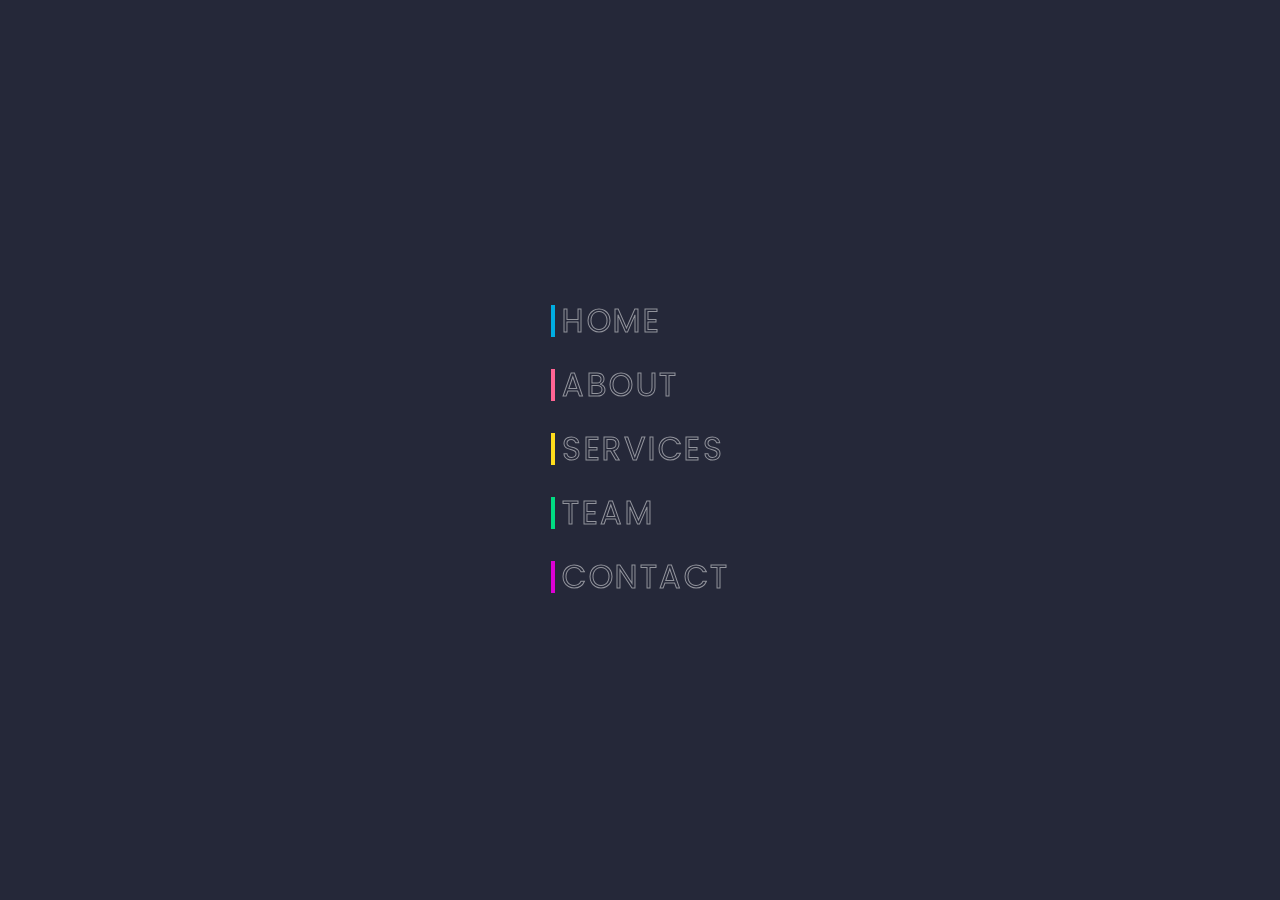
<file: Creative menu hover animation/index.html>
<!DOCTYPE html>
<html lang="en">
<head>
    <meta charset="UTF-8">
    <meta name="viewport" content="width=device-width, initial-scale=1.0">
    <title>Document</title>
    <link rel="stylesheet" href="style.css">
</head>
<body>
    <div class="container">
        <ul>
          <li style="--color: #00ade1">
            <a href="#" data-text="&nbsp;Home">&nbsp;Home</a>
          </li>
          <li style="--color: #ff6493">
            <a href="#" data-text="&nbsp;About">&nbsp;About</a>
          </li>
          <li style="--color: #ffdd1c">
            <a href="#" data-text="&nbsp;Services">&nbsp;Services</a>
          </li>
          <li style="--color: #00dc82">
            <a href="#" data-text="&nbsp;Team">&nbsp;Team</a>
          </li>
          <li style="--color: #dc00d4">
            <a href="#" data-text="&nbsp;Contact">&nbsp;Contact</a>
          </li>
        </ul>
</body>
</html>
</file>
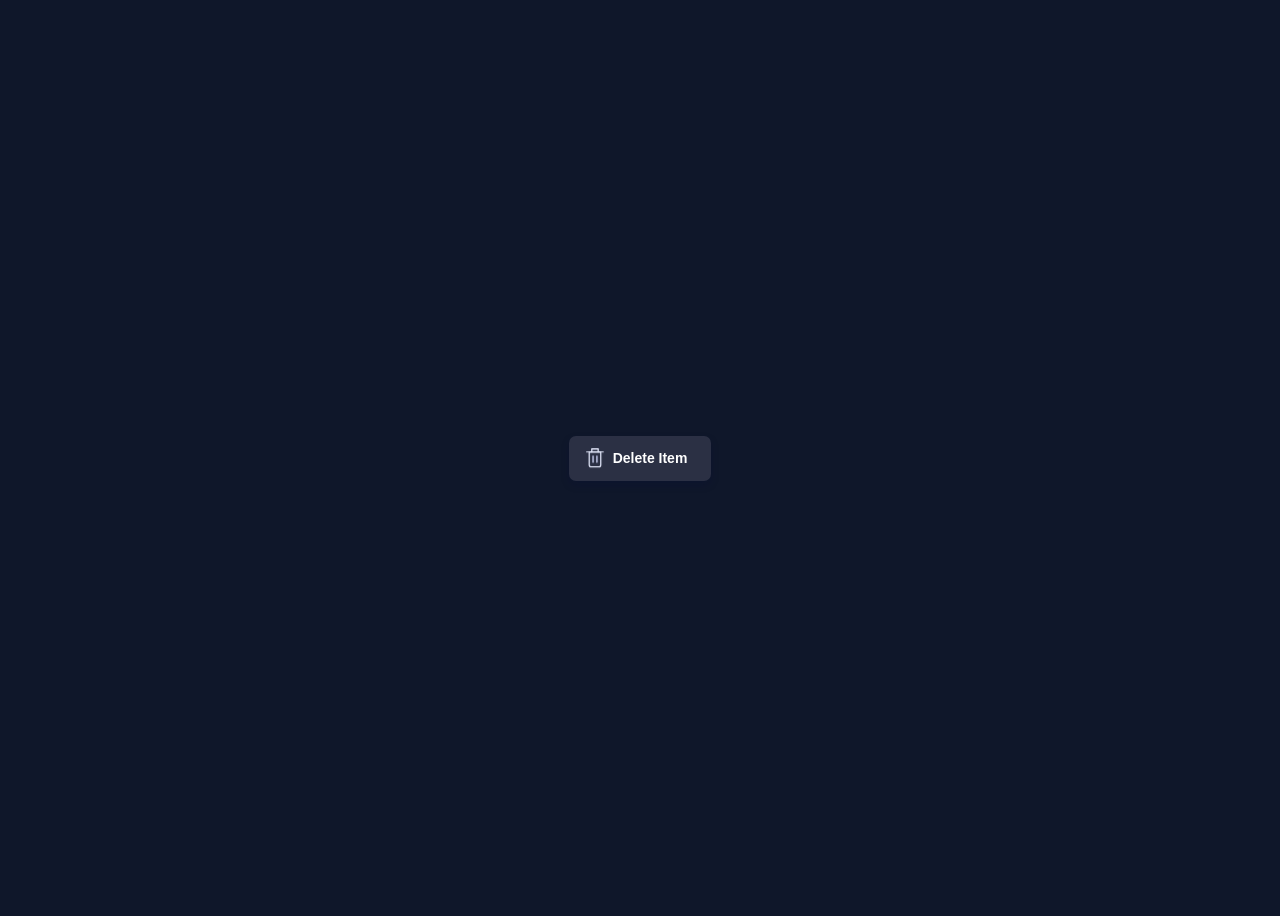
<file: delete button animation/index.html>
<!DOCTYPE html>
<html lang="en">
<head>
    <meta charset="UTF-8">
    <meta name="viewport" content="width=device-width, initial-scale=1.0">
    <link rel="stylesheet" href="style.css">
    <title>Document</title>
</head>
<body>
    <button class="button">
        <div class="trash">
            <div class="top">
                <div class="paper"></div>
            </div>
            <div class="box"></div>
            <div class="check">
                <svg viewBox="0 0 8 6">
                    <polyline points="1 3.4 2.71428571 5 7 1"></polyline>
                </svg>
            </div>
        </div>
        <span>Delete Item</span>
    </button>
    <script src="script.js"></script>
</body>
</html>
</file>
<file: 3D hover buttion/style.css>
.btn {
    display: grid;
    place-items: center;
    background: #e3edf7;
    padding: 1.4em;
    border-radius: 10px;
    box-shadow: 6px 6px 10px -1px rgba(0,0,0,0.15),
            -6px -6px 10px -1px rgba(255,255,255,0.7);
    border: 1px solid rgba(0,0,0,0);
    cursor: pointer;
    transition: transform 0.5s;
  }
  
  .btn:hover {
    box-shadow: inset 4px 4px 6px -1px rgba(0,0,0,0.2),
            inset -4px -4px 6px -1px rgba(255,255,255,0.7),
            -0.5px -0.5px 0px rgba(255,255,255,1),
            0.5px 0.5px 0px rgba(0,0,0,0.15),
            0px 12px 10px -10px rgba(0,0,0,0.05);
    border: 1px solid rgba(0,0,0,0.1);
    transform: translateY(0.5em);
  }
  
  .btn svg {
    transition: transform 0.5s;
  }
  
  .btn:hover svg {
    transform: scale(0.9);
    fill: #333333;
  }
</file>
<file: 3D Wave Animation/style.css>
*{
    margin: 0;
    padding: 0;
    box-sizing: border-box;
}

:root{
    --index: calc(1vw + 1vh);
    --transition: cubic-bezier(.1, .7, 0, 1);
}

body{
    background-color: #141414;
}

.wrapper{
    display: flex;
    align-items: center;
    justify-content: center;
    height: 100vh;
}

.items{
    display: flex;
    gap: 0.4rem;
    perspective: calc(var(--index) * 35);
}

.item{
    width: calc(var(--index) * 3);
    height: calc(var(--index) * 12);
    background-color: #222;
    background-size: cover;
    background-position: center;
    cursor: pointer;
    filter: grayscale(1) brightness(.5);
    transition: transform 1.25s var(--transition), filter 3s var(--transition), width 1.25s var(--transition);
    will-change: transform, filter, rotateY, width;
}

.item::before, .item::after{
    content: '';
    position: absolute;
    height: 100%;
    width: 20px;
    right: calc(var(--index) * -1);
}

.item::after{
    left: calc(var(--index) * -1);
}

.items .item:hover{
    filter: inherit;
    transform: translateZ(calc(var(--index) * 10));
}

/*Right*/

.items .item:hover + *{
    filter: inherit;
    transform: translateZ(calc(var(--index) * 8.5)) rotateY(35deg);
    z-index: -1;
}

.items .item:hover + * + *{
    filter: inherit;
    transform: translateZ(calc(var(--index) * 5.6)) rotateY(40deg);
    z-index: -2;
}

.items .item:hover + * + * + *{
    filter: inherit;
    transform: translateZ(calc(var(--index) * 2.5)) rotateY(30deg);
    z-index: -3;
}

.items .item:hover + * + * + * + *{
    filter: inherit;
    transform: translateZ(calc(var(--index) * .6)) rotateY(15deg);
    z-index: -4;
}


/*Left*/

.items .item:has( + :hover){
    filter: inherit;
    transform: translateZ(calc(var(--index) * 8.5)) rotateY(-35deg);
}

.items .item:has( + * + :hover){
    filter: inherit;
    transform: translateZ(calc(var(--index) * 5.6)) rotateY(-40deg);
}

.items .item:has( + * + * + :hover){
    filter: inherit;
    transform: translateZ(calc(var(--index) * 2.5)) rotateY(-30deg);
}

.items .item:has( + * + * + * + :hover){
    filter: inherit;
    transform: translateZ(calc(var(--index) * .6)) rotateY(-15deg);
}

.items .item:active, .items .item:focus {
	width: 28vw;
	filter: inherit;
	z-index: 100;
	transform: translateZ(calc(var(--index) * 10));
    margin: 0 .45vw;
}


.link{
    padding: 10px 10px;
    font-family: 'Trebuchet MS', 'Lucida Sans Unicode', 'Lucida Grande', 'Lucida Sans', Arial, sans-serif;
    display: flex;
    align-items: center;
    gap: 5px;
    background-color: #06b6d4;
    width: fit-content;
    border-radius: 15px;
    position: absolute;
    top: 80%;
    left: 15%;
  }
  
  .link span{
    font-size: 12px;
    color: #000000;
  }
  
  .link  a{
    text-decoration: none;
    color: #000;
    padding: 5px;
    background-color: #f59e0b;
    border-radius: 5px;
    font-weight: bold;
  }
</file>
<file: 5 cards carousel/style.css>
@import url('https://fonts.googleapis.com/css2?family=Open+Sans:wght@300;700&display=swap');

html, body {
  margin:0;
  padding:0;
  width:100%;
  height:100%;
}

body {
  display:flex;
  align-items:center;
  justify-content:center;
  flex-direction:column;
  background:#eee;
}

.cards-wrapper {
  width:100%;
  height:300px;
  max-width:1200px;
  overflow-x:hidden;
  position:relative;
}

.cards {
  position:absolute;
  top:15px;
  left:50%;
  transform:translateX(-110px);
  display:flex;
  flex-direction:row;
  width:1300px;
  justify-content:space-between;
}

.card {
  width:220px;
  height:260px;
  border-radius:14px;
  border:none;
  font-family: 'Open Sans', sans-serif;
  letter-spacing:0.5px;
  display:inline;
  cursor:pointer;
  box-sizing:border-box;
  color:#000;
}

.card h2 {
  font-size:2.6em;
  font-weight:300;
  margin-top:1.25em;
}

.card h4 {
  text-transform:uppercase;
}

.icon svg {
  overflow:visible;
  stroke-width:1.25em;
  width:3em;
}

.cards-wrapper::after {
  content:'';
  display:block;
  position:absolute;
  top:0;
  width:100%;
  max-width:1200px;
  height:100%;
  background:linear-gradient(90deg, #eee 0%, #ffffff00 30%, #ffffff00 70%, #eee 100%);
  pointer-events:none;
}

.arrow-btn {
  width:40px;
  height:40px;
  background:#fff;
  border-radius:50%;
  border:none;
  box-shadow: 0 6px 8px #00000030;
  position:absolute;
  top:50%;
  left:20px;
  transform:translateY(-50%);
  z-index:1000;
  cursor:pointer;
}

.arrow-btn-next {
  left:auto;
  right:20px;
}

.arrow-btn svg {
  fill:#333;
  position:absolute;
  height:80%;  
  left:50%;
  top:50%;
  transform:translate(-60%,-50%);
}

.arrow-btn-next svg {
  transform:translate(-40%,-50%);
}
</file>
<file: anchor positioning hover card/style.css>
@font-face {
    font-family: "Geist";
    src: url("https://assets.codepen.io/605876/GeistVF.ttf") format("truetype");
  }
  
  * {
    box-sizing: border-box;
  }
  
  :root {
    --bg: hsl(0 0% 2%);
  }
  
  body {
    display: grid;
    place-items: center;
    min-height: 100vh;
    background: var(--bg);
  }
  
  main {
    width: 60ch;
    max-width: 100%;
  }
  
  body {
    font-family: 'Geist', arial;
    font-weight: 100;
  }
  
  ul {
    display: grid;
    grid-template-columns: repeat(2, 1fr);
    list-style-type: none;
    padding: 0;
    margin: 0;
  }
  
  li {
    padding: 1rem;
    list-style-type: none;
  }
  
  ul::after {
    border-radius: 1rem;
    content: "";
    position: absolute;
    background: hsl(0 0% 10%);
    pointer-events: none;
    z-index: -2;
    inset:
      calc(var(--top) * 1px)
      calc(100% - (var(--right) * 1px))
      calc(100% - (var(--bottom) * 1px))
      calc(var(--left) * 1px);
    transition: inset 0.2s;
  }
  
  ul[data-enhanced]:hover {
    --active: 1;
  }
  ul[data-enhanced]::after {
    opacity: var(--active, 0);
    transition: opacity 0.2s, inset 0.2s 0.2s;
  }
  ul[data-enhanced]:hover::after {
    transition: opacity 0.2s 0.2s, inset 0.2s;
  }
  
  @supports(anchor-name: --anchor) {
    li:nth-of-type(1) article { anchor-name: --develop; }
    li:nth-of-type(2) article { anchor-name: --preview; }
    li:nth-of-type(3) article { anchor-name: --ship; }
    li:nth-of-type(4) article { anchor-name: --profit; }
  
    :root { --anchor: --develop; }
    :root:has(li:nth-of-type(1):hover) { --anchor: --develop; }
    :root:has(li:nth-of-type(2):hover) { --anchor: --preview; }
    :root:has(li:nth-of-type(3):hover) { --anchor: --ship; }
    :root:has(li:nth-of-type(4):hover) { --anchor: --profit; }  
  
    ul::after {
      inset:
        anchor(var(--anchor) top)
        anchor(var(--anchor) right)
        anchor(var(--anchor) bottom)
        anchor(var(--anchor) left);
    }
  
    ul:has(li:hover) {
      --active: 1;
    }
    ul::after {
      opacity: var(--active, 0);
      transition: opacity 0.2s, inset 0.2s 0.2s;
    }
    ul:hover::after {
      transition: opacity 0.2s 0.2s, inset 0.2s;
    }
    
    article::after {
      content: unset;
      display: none;
    }
  }
  
  ul:not([data-enhanced]) article::after {
    content: "";
    position: absolute;
    inset: 0;
    z-index: -2;
    background: hsl(0 0% 10%);
    border-radius: 1rem;
    opacity: var(--li-active, 0);
    transition: opacity 0.2s;
  }
  
  article {
    color: hsl(0 0% 80%);
    padding: 1rem;
    display: grid;
    gap: 0.5rem;
    position: relative;
  }
  
  article::before {
    content: "";
    position: absolute;
    inset: 0;
    background:
      linear-gradient(var(--bg) 0 2px, transparent 2px 38px) -20px -20px / 40px 40px,
      linear-gradient(90deg, var(--bg) 0 2px, transparent 2px 38px) -20px -20px / 40px 40px;
    mask: linear-gradient(-35deg, var(--bg) 0%, transparent 45%);
    z-index: -1;
    opacity: var(--li-active, 0);
    transition: opacity 0.2s;
  }
  
  li:hover {
    --li-active: 1;
  }
  
  article h3 {
    margin: 0;
    font-weight: 120;
  }
  
  article p {
    margin: 0;
    text-wrap: pretty;
    background: linear-gradient(hsl(0 0% 80%), hsl(0 0% 50%));
    color: transparent;
    background-clip: text;
    font-weight: 80;
  }
  
  article svg {
    width: 44px;
  }
  
  article svg path {
    stroke-width: 0.75;
    stroke: hsl(var(--hue, 30) calc(var(--li-active, 0) * 60%) 60%);
    transition: stroke 0.2s;
  }
  
  li:nth-of-type(1) { --hue: 30; }
  li:nth-of-type(2) { --hue: 280; }
  li:nth-of-type(3) { --hue: 210; }
  li:nth-of-type(4) { --hue: 120; }
</file>
<file: animated bubble/style.css>
body,
html {
	height: 100%;
	margin: 0;
	background-color: #f2f8ff;
	display: flex;
	justify-content: center;
}

.button-container {
	position: fixed;
	bottom: 20px;
}

button {
	width: 60px;
	height: 60px;
	border-radius: 50%;
	font-size: 24px;
	line-height: 60px;
	text-align: center;
	background: #42ffc0;
	opacity: 0.85;
	color: white;
	border: none;
	cursor: pointer;
	image-rendering: pixelated;
}

.bubble {
	position: fixed;
	bottom: 80px;
	background-color: #add8e6;
	border-radius: 50%;
	image-rendering: pixelated;
	opacity: 0.7;
}

.bubble-color-1 {
	background-color: #ff7f7f;
}
.bubble-color-2 {
	background-color: #7fcfff;
}
.bubble-color-3 {
	background-color: #7fff7f;
}
.bubble-color-4 {
	background-color: #ffff7f;
}
.bubble-color-5 {
	background-color: #ff7fff;
}

@keyframes bubbleMove {
	0% {
		transform: translate(0, 0) scale(1);
	}
	100% {
		transform: translate(var(--randX), -800px) scale(var(--scaleEnd));
		opacity: 0;
	}
}

.footer {
	position: fixed;
	bottom: 10px;
	right: 10px;
	color: black;
	font-size: 12px;
	text-align: right;
	font-family: monospace;
}

.footer a {
	color: black;
	text-decoration: none;
}
</file>
<file: animated grid colums on hover/style.css>
* {
	padding: 0;
	margin: 0;
	box-sizing: border-box;
	transition: 0.75s ease;
}
body {
	min-height: 100vh;
	display: grid;
	place-items: center;
	gap: 4rem;
	background: #b8860b;
}
#grid {
	width: calc(100% - 20vmin);
	aspect-ratio: 16 / 7;
	background: linen;
	display: grid;
	grid-template-columns: 1fr 0fr 1fr;
	place-items: center;
	outline: 2px solid #804a00;
	border-radius: 5vmin;
	box-shadow: 0 1rem 2rem -1rem rgba(68 50 4 / 1);
	overflow: hidden;
}
.left,
.right,
.middle {
	width: 100%;
	height: 100%;
	background-size: cover;
	background-position: center;
	transform-origin: center;
}
.left {
	background-image: url("2.png");
	border-right: 1px solid #804a00;
}
.middle {
	font-size: 0rem;
	background-image: url("3.jpg");
}
.right {
	background-image: url("1.jpg");
	border-left: 1px solid #804a00;
}

#grid:hover {
	grid-template-columns: 0fr 1fr 0fr;
}
</file>
<file: app.wether/blue_wether.css>
*{
    margin: 0;
    padding: 0;
    font-family: 'Poppins', sans-serif;
    box-sizing: border-box;
}
body{
    background-color: #222;
}
.card{
    width: 90%;
    max-width: 470px;
    background: linear-gradient(135deg, #00feba, #5b548a);
    color: #fff;
    margin: 20px auto 0;
    border-radius: 20px;
    padding: 40px 35px;
    text-align: center;
    justify-content: space-between;
    


}
.search{
    width: 100%;
    display: flex;
    align-items: center;
    justify-content: space-between;

}
.search input{
    border: 0;
    outline: 0;
    background: #ebfffc;
    color: #555;
    padding: 10px 25px ;
    height: 60px;
    border-radius: 30px;
    flex: 1;
    margin-right: 16;
    font-size: 18px;

}
.search button{
    border: 0;
    outline: 0;
    background: #ebfffc;
    border-radius: 50%;
    width: 60px;
    height: 60px;
    cursor: pointer;
    margin-left: 20px;

}
.search button img{
    width: 16px;
}
.wether-icon{
    width: 170px;
    margin-top: 30px;
}
.wether h1{
    font-size: 80px;
    font-weight: 500;
}
.wether h2{
    font-size: 45px;
    font-weight: 400;
    margin-top: -10px;
}
.details{
    display: flex;
    align-items: center;
    justify-content: space-between;
    padding: 0 20px;
    margin-top: 50px;
}
.col{
    display: flex;
    align-items: center;
    text-align: center;

}
.col img{
    width: 40px;
    margin-right: 10px;
}
.humidity, .wind{
    font-size: 28px;
    margin-top: -6px;
    
}
</file>
<file: blue.booklist/style.css>
body {
	font-family: Arial, Helvetica, sans-serif;
	background-color: #9299c8d6;
}

h1 {
	text-align: center;
}

form {
	display: flex;
	flex-direction: column;
	width: 400px;
	margin: 0 auto;
	background-color: white;
	padding: 20px;
	border-radius: 5px;
	box-shadow: 1px 1px 5px rgba(0, 0, 0, 0.2);
}

form label,
form input, 
form select,
form button {
	margin: 10px 0;
	font-size: 16px;
}

form textarea {
	font-family: inherit;
	font-size: 16px;
	padding: 5px;
	border: none;
	border-radius: 5px;
	box-shadow: 1px 1px 5px rgba(0, 0, 0, 0.4);
	resize: vertical;
}

form label {
	font-weight: bold;
}

form input,
form select {
	padding: 5px;
	border: none;
	border-radius: 5px;
	box-shadow: 1px 1px 5px rgba(0, 0, 0, 0.4);
}

form select {
	cursor: pointer;
}

form button {
	padding: 10px;
	background-color: #4b527c;
	color: white;
	border: none;
	border-radius: 5px;
	box-shadow: 1px 1px 5px rgba(0, 0, 0, 0.2);
	cursor: pointer;
}

.book {
	margin: 20px auto;
	padding: 10px;
	background-color: white;
	border-radius: 5px;
	box-shadow: 1px 1px 5px rgba(0, 0, 0, 0.2);
	position: relative;
	width: 420px;
}

.book h3 {
	margin: 0;
}

.book p {
	margin: 5px 0;
	word-wrap: break-word;
}

.book .status {
	font-style: italic;
}

.book .delete-btn {
	position: absolute;
	top: 10px;
	right: 10px;
	padding: 5px;
	background-color: #aa3b33;
	color: white;
	border: none;
	border-radius: 5px;
	cursor: pointer;
}

.book .edit-btn {
	position: absolute;
	top: 10px;
	right: 60px;
	padding: 5px;
	background-color: #638964;
	color: white;
	border: none;
	border-radius: 5px;
	cursor: pointer;
}
</file>
<file: border animation/style.css>
:root {
	--black: oklch(17.7% 0.105 262.48);
	--purple: oklch(60% 0.37 294.7);
	--orange: oklch(60% 0.37 64.65);
	--yellow: oklch(60% 0.37 109.08);
	--blue: oklch(60% 0.37 237.06);
	--black-alpha-50: color-mix(in oklch, var(--black), transparent);
}

@property --gradient-angle {
	inherits: false;
	initial-value: 0deg;
	syntax: "<angle>";
}

@keyframes spin {
	to {
		--gradient-angle: 360deg;
	}
}

body {
	margin: 0;
}

section {
	background: black;
	display: grid;
	width: 100vw;
	height: 100svh;
	place-content: center;
}

div {
	animation: spin 2s linear infinite;
	background: linear-gradient(to bottom, var(--black), var(--black)) padding-box,
		conic-gradient(
				in oklch from var(--gradient-angle),
				var(--purple),
				var(--orange),
				var(--yellow),
				var(--blue),
				var(--purple)
			)
			border-box;
	border: 5px solid transparent;
	border-radius: 20px;
	position: relative;
	width: 400px;
	height: 200px;
	z-index: 10;

	&::before {
		background: url("1.jpg");
        background-position: center;
        background-size: cover;
        background-repeat: no-repeat;
		border-radius: 15px;
		content: "";
		position: absolute;
		inset: 0;
		z-index: 5;
	}

	&::after {
		animation: spin 2s linear infinite;
		background: conic-gradient(
			in oklch from var(--gradient-angle),
			var(--purple),
			var(--orange),
			var(--yellow),
			var(--blue),
			var(--purple)
		);
		border-radius: 15px;
		content: "";
		position: absolute;
		inset: 0;
		filter: blur(50px);
		z-index: 1;
	}
}
</file>
<file: contact card/style.css>
@import url('https://fonts.googleapis.com/css2?family=Inter&family=Lato:ital@1&family=Poppins&family=Sometype+Mono&display=swap');

@font-face {
    font-family: Creattion ;
    src: url('font/Creattion\ Demo.otf');
}

*{
    margin: 0;
    padding: 0;
    box-sizing: border-box;
}


body{
    display: grid;
    place-items: center;
    height: 100vh;
    background-color: #0e0c0c;
    font-family: 'Poppins', sans-serif;

}

.container{
    height:100%;
    padding: 20px;
    width: 450px;
    background-color: #161616;
    border-radius: 20px;
    position: relative;
    overflow: hidden;
    max-height: 120px;
    transition:0.4s; 
    box-shadow:  0 0 5px #111, 0 0 10px #111, 0 0 5px #111;
}

.container .see_content{
    padding: 10px;
    width:120px;
    height:35px ;
    background-color: #252525;
    color: #fff;
    position: absolute;
    top: 0px;
    right: 0;
    border-bottom-left-radius: 15px;
    font-size: 12px;
    text-align: center;
    cursor: pointer;
    overflow: hidden;
    border: 0;
    text-transform: uppercase;

}

.container .see_content:after{
    position: absolute;
    height: 100%;
    content: '';
    width: 100%;
    background-image: linear-gradient(90deg,transparent,#ffffff2a,transparent);
    top: 0;
    left: -100%;
    transition:0.7s; 
}

.container .see_content:hover::after{
    left: 100%;
}

.container .developer{
    display: flex;
    gap: 15px;
    align-items: center;
}

.container .developer .pic{

    height: 80px;
    width:80px;
    padding:10px;
    border-radius:20px;
    background-color: #111;
    position: relative;
    /* overflow: hidden; */
    display: grid;
    place-items: center;
}

.container .developer .dev_name h3{

    color: #fff;
    margin-bottom: 10px;
    font-size: 20px;
}

.container .developer .dev_name .badge{
    padding: 5px;
    font-size: 12px;
    text-align: center;
    color: #fff;
    background-color: #111;
    border-radius: 5px;

}

.container .developer .pic img{
    width:60px;
    height: 60px;
    object-fit: cover;
    border-radius:50%;
}

.container  .divider{
    height: 1px;
    background-color: rgba(145, 145, 145, 0.075);
    margin-top: 20px;
    margin-bottom: 20px;
}
.contact_details{
    opacity: 0;
    transform: translateY(-15px) scale(0.8);
    transition: 1s;
    transition-delay: 0.4s;

}
.active{
    opacity: 1;
    transform: translateY(0px) scale(1);
    transition: 0.4s;
}

.contact_details .icon_info{
    display: flex;
    align-items: center;
    gap: 15px;
    margin-top: 10px;
}

.contact_details .icon_info .icon {
    padding:5px;
    height: 50px;
    width: 50px;
    text-align: center;
    align-items: center;
    justify-content: center;
    display: flex;
    background-color: #111;
    border-radius: 10px;
}

.contact_details .icon_info .icon i{
    font-size:18px;
    color: #fff !important;
}

.contact_details .icon_info .details .details_name{
    color: #b3b3b3a4;
    text-transform: uppercase;
    font-size: 12px;
}

.contact_details .icon_info .details .info{
    color: #fff;
    font-size: 15px;
}

.social_media{
    display: flex;
    align-items: center;
    justify-content: space-between;
}

.social_media .social{
    display: flex;
    align-items: center;
    gap: 10px;
}

.social_media .made_by{

    font-size: 20px;
    color: #fff;
    font-family: Creattion !important;
}

.social_media .facebook{
    height: 50px;
    width: 50px;
    background-color: #111;
    display: grid;
    place-items: center;
    border-radius: 50%;
    cursor: pointer;
    transition:0.4s; 
}

.social_media .facebook:hover{
    transform: scale(1.1);
}

.social_media .x:hover{
    transform: scale(1.1);

}

.social_media .instagram:hover{
    transform: scale(1.1);

}

.social_media .x{
    height: 50px;
    width: 50px;
    background-color: #111;
    display: grid;
    place-items: center;
    border-radius: 50%;
    cursor: pointer;
    transition:0.4s; 


}

.social_media .instagram{
    height: 50px;
    width: 50px;
    background-color: #111;
    display: grid;
    place-items: center;
    border-radius: 50%;
    cursor: pointer;
    transition: 0.4s;

}
.social_media .facebook a i{
    color: #ffff;
}
.social_media .x a i{
    color: #ffff;
}

.social_media .instagram a i{
    color: #ffff;
}
</file>
<file: Creative menu hover animation/style.css>
@import url('https://fonts.googleapis.com/css2?family=Poppins:wght@100;300;400;500;600;700;800;900&display=swap');

* {
  margin: 0;
  padding: 0;
  box-sizing: border-box;
  font-family: 'Poppins', sans-serif;
}

.container {
  width: 100%;
  min-height: 100vh;
  display: flex;
  justify-content: center;
  align-items: center;
  background: #252839;
}

ul {
  position: relative;
  display: flex;
  flex-direction: column;
  gap: 30px;
}

ul li {
  position: relative;
  list-style: none;
}

ul li a {
  position: relative;
  font-size: 2em;
  line-height: 1em;
  letter-spacing: 2.5px;
  text-transform: uppercase;
  text-decoration: none;
  color: transparent;
  -webkit-text-stroke: 1px rgba(255, 255, 255, 0.5);
}

ul li a::before {
  content: attr(data-text);
  position: absolute;
  width: 0;
  color: var(--color);
  overflow: hidden;
  transition: 1s;
  border-right: 4px solid var(--color);
  -webkit-text-stroke: 1px var(--color);
}

ul li a:hover::before {
  width: 100%;
  filter: drop-shadow(0 0 25px var(--color));
}


.link{
    padding: 10px 10px;
    font-family: 'Trebuchet MS', 'Lucida Sans Unicode', 'Lucida Grande', 'Lucida Sans', Arial, sans-serif;
    display: flex;
    align-items: center;
    gap: 5px;
    background-color: #06b6d4;
    width: fit-content;
    border-radius: 15px;
    position: absolute;
    top: 50%;
    left: 15%;
  }
  
  .link span{
    font-size: 12px;
    color: #000000;
  }
  
  .link  a{
    text-decoration: none;
    color: #000;
    padding: 5px;
    background-color: #f59e0b;
    border-radius: 5px;
    font-weight: bold;
  }
</file>
<file: delete button animation/style.css>
.button {
    --background: #2b3044;
    --background-hover: #1e2235;
    --text: #fff;
    --shadow: rgba(0, 9, 61, .2);
    --paper: #5c86ff;
    --paper-lines: #fff;
    --trash: #e1e6f9;
    --trash-lines: #bbc1e1;
    --check: #fff;
    --check-background: #5c86ff;
    position: relative;
    border: none;
    outline: none;
    background: none;
    padding: 10px 24px;
    border-radius: 7px;
    min-width: 142px;
    -webkit-appearance: none;
    -webkit-tap-highlight-color: transparent;
    cursor: pointer;
    display: flex;
    color: var(--text);
    background: var(--btn, var(--background));
    box-shadow: 0 var(--shadow-y, 4px) var(--shadow-blur, 8px) var(--shadow);
    transform: scale(var(--scale, 1));
    transition: transform 0.3s, box-shadow 0.3s, background 0.3s;
}
.button span {
    display: block;
    font-size: 14px;
    line-height: 25px;
    font-weight: 600;
    opacity: var(--span-opacity, 1);
    transform: translateX(var(--span-x, 0)) translateZ(0);
    transition: transform 0.4s ease var(--span-delay, 0.2s), opacity 0.3s ease var(--span-delay, 0.2s);
}
.button .trash {
    display: block;
    position: relative;
    left: -8px;
    transform: translate(var(--trash-x, 0), var(--trash-y, 1px)) translateZ(0) scale(var(--trash-scale, 0.64));
    transition: transform 0.5s;
}
.button .trash:before, .button .trash:after {
    content: '';
    position: absolute;
    height: 8px;
    width: 2px;
    border-radius: 1px;
    background: var(--icon, var(--trash));
    bottom: 100%;
    transform-origin: 50% 6px;
    transform: translate(var(--x, 3px), 2px) scaleY(var(--sy, 0.7)) rotate(var(--r, 0deg));
    transition: transform 0.4s, background 0.3s;
}
.button .trash:before {
    left: 1px;
}
.button .trash:after {
    right: 1px;
    --x: -3px;
}
.button .trash .top {
    position: absolute;
    overflow: hidden;
    left: -4px;
    right: -4px;
    bottom: 100%;
    height: 40px;
    z-index: 1;
    transform: translateY(2px);
}
.button .trash .top:before, .button .trash .top:after {
    content: '';
    position: absolute;
    border-radius: 1px;
    background: var(--icon, var(--trash));
    width: var(--w, 12px);
    height: var(--h, 2px);
    left: var(--l, 8px);
    bottom: var(--b, 5px);
    transition: background 0.3s, transform 0.4s;
}
.button .trash .top:after {
    --w: 28px;
    --h: 2px;
    --l: 0;
    --b: 0;
    transform: scaleX(var(--trash-line-scale, 1));
}
.button .trash .top .paper {
    width: 14px;
    height: 18px;
    background: var(--paper);
    left: 7px;
    bottom: 0;
    border-radius: 1px;
    position: absolute;
    transform: translateY(-16px);
    opacity: 0;
}
.button .trash .top .paper:before, .button .trash .top .paper:after {
    content: '';
    width: var(--w, 10px);
    height: 2px;
    border-radius: 1px;
    position: absolute;
    left: 2px;
    top: var(--t, 2px);
    background: var(--paper-lines);
    transform: scaleY(0.7);
    box-shadow: 0 9px 0 var(--paper-lines);
}
.button .trash .top .paper:after {
    --t: 5px;
    --w: 7px;
}
.button .trash .box {
    width: 20px;
    height: 25px;
    border: 2px solid var(--icon, var(--trash));
    border-radius: 1px 1px 4px 4px;
    position: relative;
    overflow: hidden;
    z-index: 2;
    transition: border-color 0.3s;
}
.button .trash .box:before, .button .trash .box:after {
    content: '';
    position: absolute;
    width: 4px;
    height: var(--h, 20px);
    top: 0;
    left: var(--l, 50%);
    background: var(--b, var(--trash-lines));
}
.button .trash .box:before {
    border-radius: 2px;
    margin-left: -2px;
    transform: translateX(-3px) scale(0.6);
    box-shadow: 10px 0 0 var(--trash-lines);
    opacity: var(--trash-lines-opacity, 1);
    transition: transform 0.4s, opacity 0.4s;
}
.button .trash .box:after {
    --h: 16px;
    --b: var(--paper);
    --l: 1px;
    transform: translate(-0.5px, -16px) scaleX(0.5);
    box-shadow: 7px 0 0 var(--paper), 14px 0 0 var(--paper), 21px 0 0 var(--paper);
}
.button .trash .check {
    padding: 4px 3px;
    border-radius: 50%;
    background: var(--check-background);
    position: absolute;
    left: 2px;
    top: 24px;
    opacity: var(--check-opacity, 0);
    transform: translateY(var(--check-y, 0)) scale(var(--check-scale, 0.2));
    transition: transform var(--check-duration, 0.2s) ease var(--check-delay, 0s), opacity var(--check-duration-opacity, 0.2s) ease var(--check-delay, 0s);
}
.button .trash .check svg {
    width: 8px;
    height: 6px;
    display: block;
    fill: none;
    stroke-width: 1.5;
    stroke-dasharray: 9px;
    stroke-dashoffset: var(--check-offset, 9px);
    stroke-linecap: round;
    stroke-linejoin: round;
    stroke: var(--check);
    transition: stroke-dashoffset 0.4s ease var(--checkmark-delay, 0.4s);
}
.button.delete {
    --span-opacity: 0;
    --span-x: 16px;
    --span-delay: 0s;
    --trash-x: 46px;
    --trash-y: 2px;
    --trash-scale: 1;
    --trash-lines-opacity: 0;
    --trash-line-scale: 0;
    --icon: #fff;
    --check-offset: 0;
    --check-opacity: 1;
    --check-scale: 1;
    --check-y: 16px;
    --check-delay: 1.7s;
    --checkmark-delay: 2.1s;
    --check-duration: 0.55s;
    --check-duration-opacity: 0.3s;
}
.button.delete .trash:before, .button.delete .trash:after {
    --sy: 1;
    --x: 0;
}
.button.delete .trash:before {
    --r: 40deg;
}
.button.delete .trash:after {
    --r: -40deg;
}
.button.delete .trash .top .paper {
    animation: paper 1.5s linear forwards 0.5s;
}
.button.delete .trash .box:after {
    animation: cut 1.5s linear forwards 0.5s;
}
.button.delete, .button:hover {
    --btn: var(--background-hover);
    --shadow-y: 5px;
    --shadow-blur: 9px;
}
.button:active {
    --shadow-y: 2px;
    --shadow-blur: 5px;
    --scale: 0.94;
}
@keyframes paper {
    10%, 100% {
        opacity: 1;
   }
    20% {
        transform: translateY(-16px);
   }
    40% {
        transform: translateY(0);
   }
    70%, 100% {
        transform: translateY(24px);
   }
}
@keyframes cut {
    0%, 40% {
        transform: translate(-0.5px, -16px) scaleX(0.5);
   }
    100% {
        transform: translate(-0.5px, 24px) scaleX(0.5);
   }
}
html {
    box-sizing: border-box;
    -webkit-font-smoothing: antialiased;
}
* {
    box-sizing: inherit;
}
*:before, *:after {
    box-sizing: inherit;
}
body {
    min-height: 100vh;
    display: flex;
    font-family: 'Inter', Arial;
    justify-content: center;
    align-items: center;
    background: #0f172a;
}
</file>
